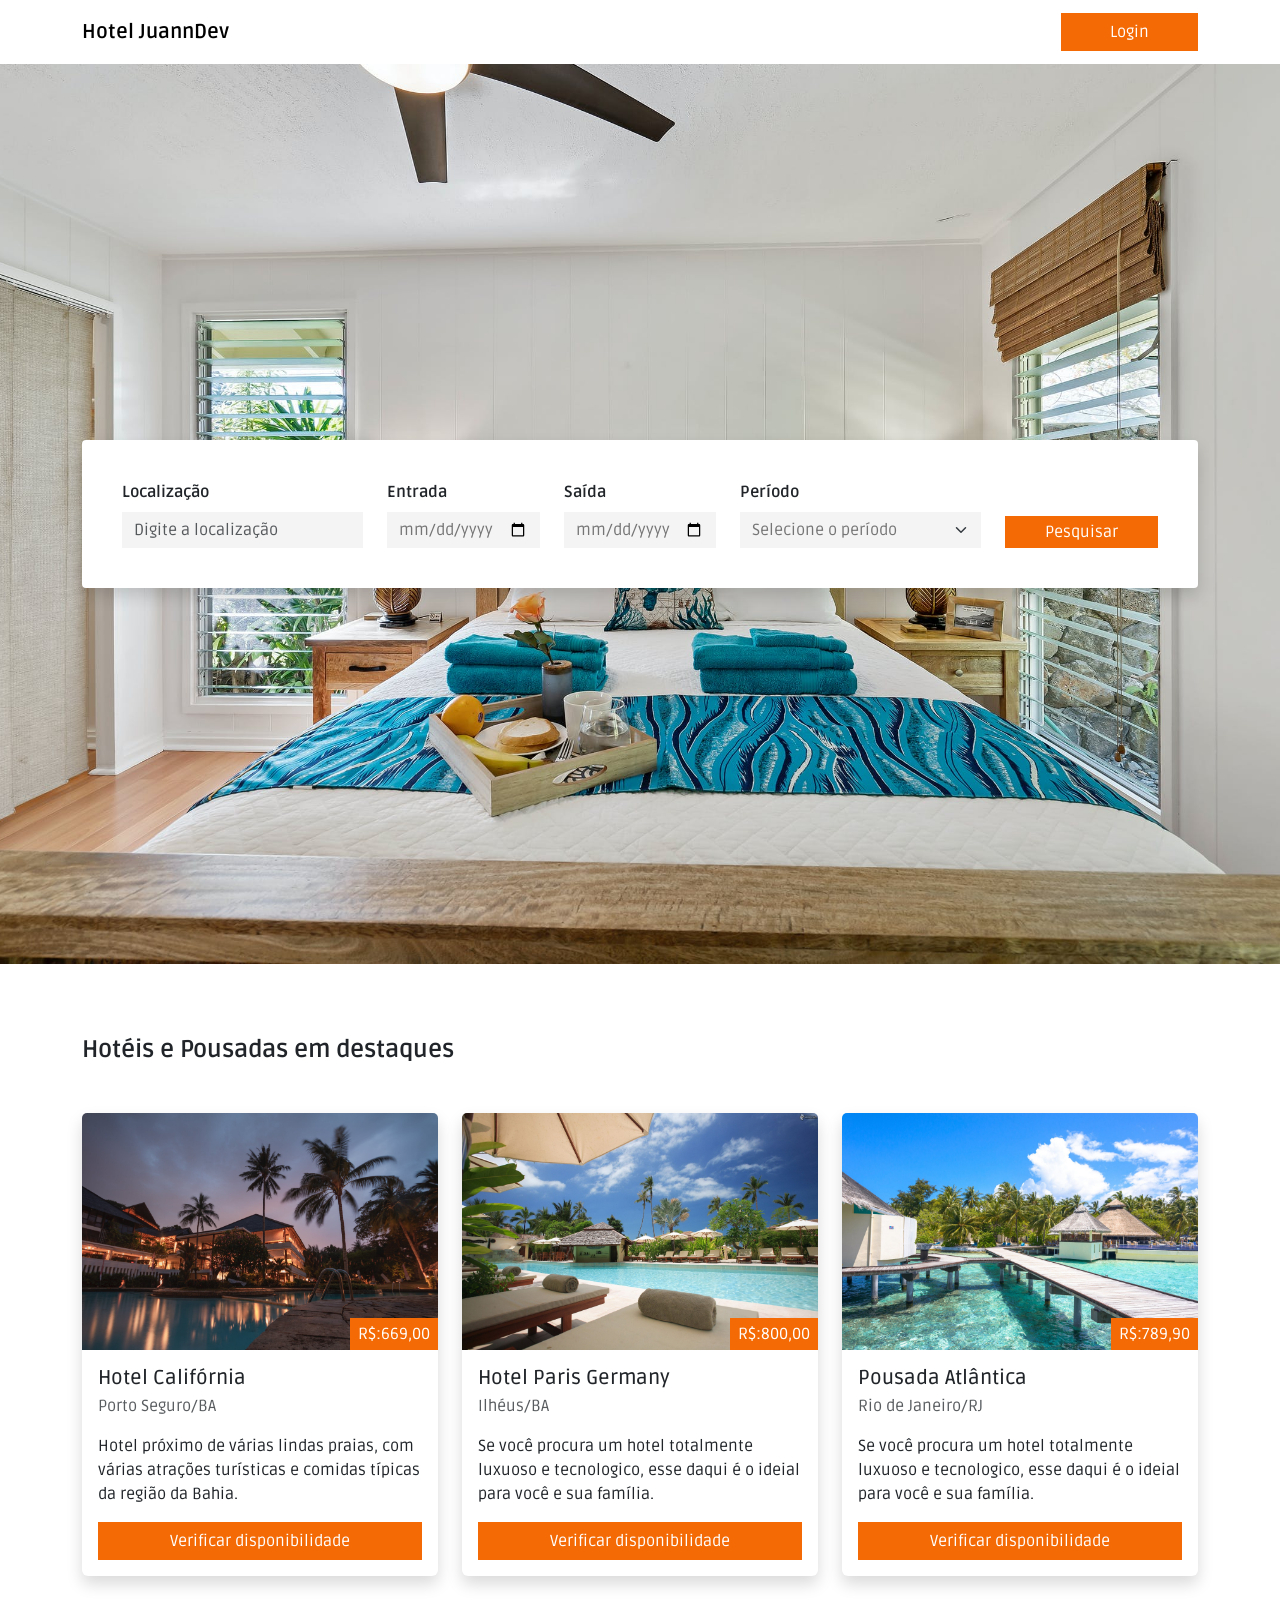
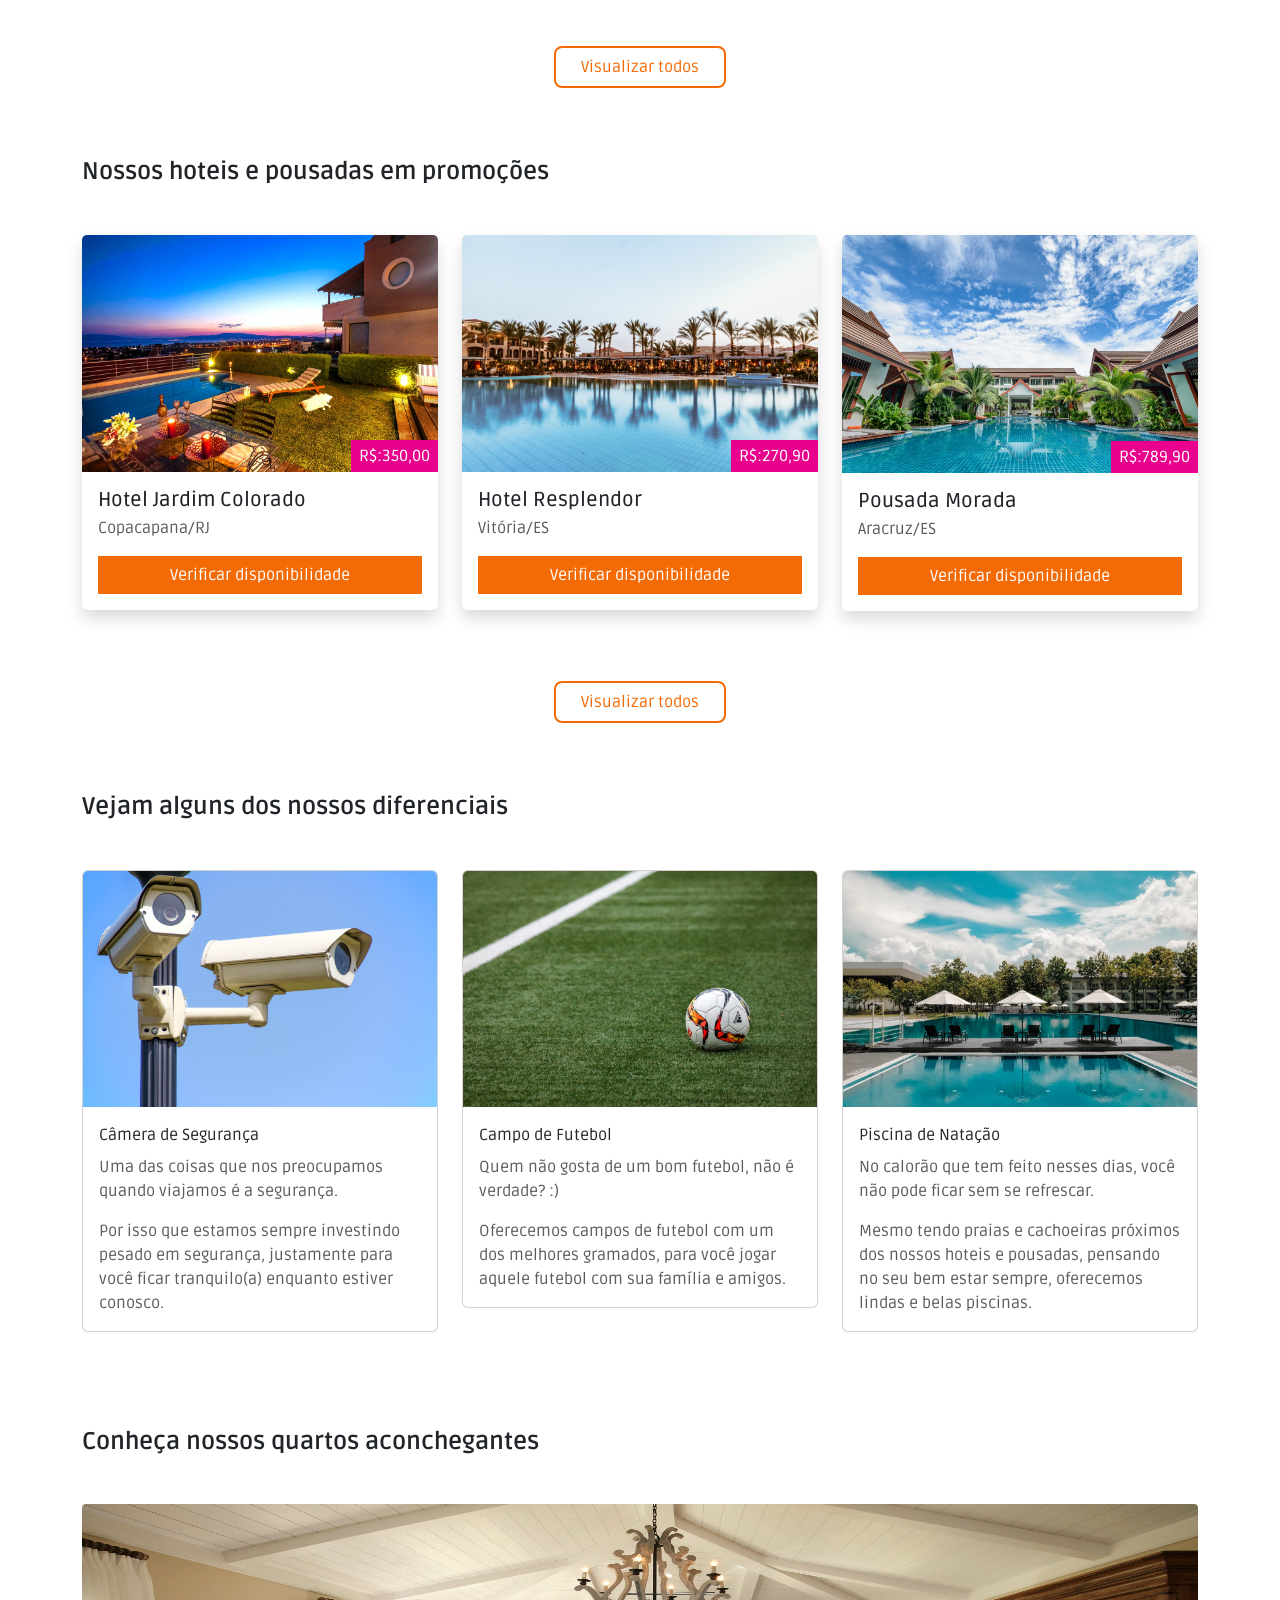
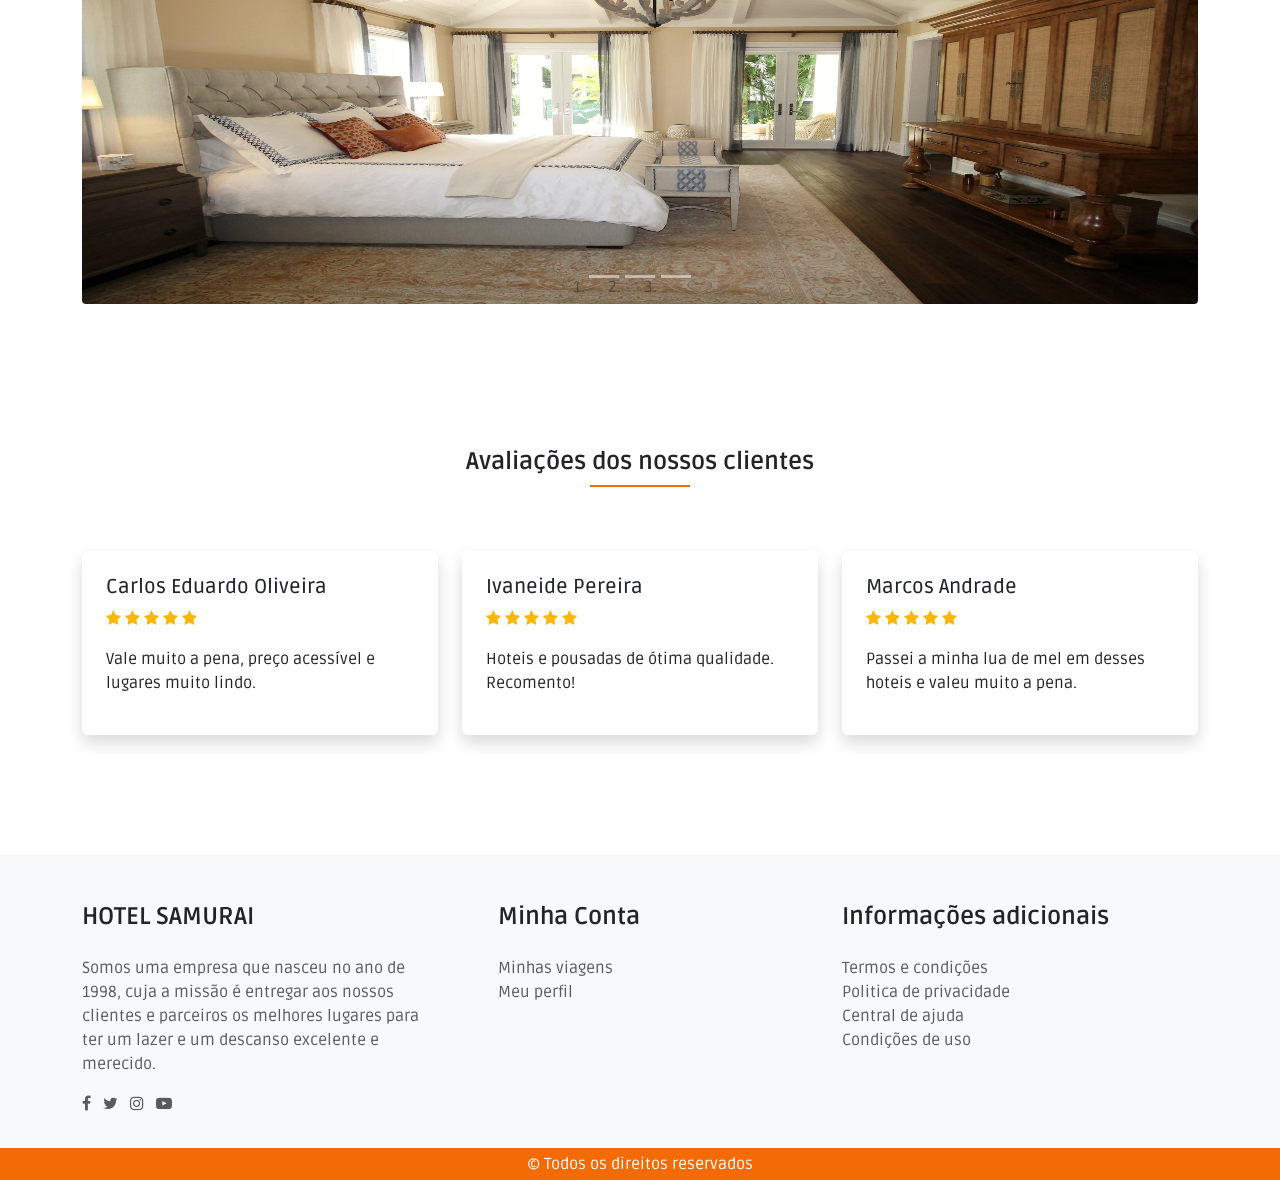
<file: index.html>
<!DOCTYPE html>
<html lang="pt">

<head>
    <meta charset="UTF-8">
    <meta name="viewport" content="width=device-width, initial-scale=1.0">
    <title>Hotel JuannDev</title>
    <link href="https://cdn.jsdelivr.net/npm/bootstrap@5.0.0-beta1/dist/css/bootstrap.min.css" rel="stylesheet"
        integrity="sha384-giJF6kkoqNQ00vy+HMDP7azOuL0xtbfIcaT9wjKHr8RbDVddVHyTfAAsrekwKmP1" crossorigin="anonymous">
    <link href="https://fonts.googleapis.com/css2?family=Material+Icons" rel="stylesheet">
    <link rel="stylesheet" href="https://stackpath.bootstrapcdn.com/font-awesome/4.7.0/css/font-awesome.min.css"
        integrity="sha384-wvfXpqpZZVQGK6TAh5PVlGOfQNHSoD2xbE+QkPxCAFlNEevoEH3Sl0sibVcOQVnN" crossorigin="anonymous">
    <link rel="stylesheet" href="style.css">
    <link href="./favicon.ico" rel="icon" type="image/x-icon"/>
</head>

<body>

    <nav class="navbar navbar-expand-lg navbar-light bg-white">
        <div class="container pt-1 pb-1">
            <a class="navbar-brand fw-bold" href="./index.html">Hotel JuannDev</a>
            <button class="navbar-toggler" type="button" data-bs-toggle="collapse" data-bs-target="#navbarNav"
                aria-controls="navbarNav" aria-expanded="false" aria-label="Toggle navigation">
                <svg width="1.5em" height="1.5em" viewBox="0 0 16 16" class="bi bi-list" fill="currentColor"
                    xmlns="http://www.w3.org/2000/svg">
                    <path fill-rule="evenodd"
                        d="M2.5 11.5A.5.5 0 0 1 3 11h10a.5.5 0 0 1 0 1H3a.5.5 0 0 1-.5-.5zm0-4A.5.5 0 0 1 3 7h10a.5.5 0 0 1 0 1H3a.5.5 0 0 1-.5-.5zm0-4A.5.5 0 0 1 3 3h10a.5.5 0 0 1 0 1H3a.5.5 0 0 1-.5-.5z" />
                </svg>
            </button>
            <div class="collapse navbar-collapse d-lg-flex justify-content-lg-end" id="navbarNav">
                <ul class="navbar-nav">
                    <li class="nav-item d-block d-md-none d-lg-none pt-2 pb-2">
                        <a href="./login.html" type="button" class="btn btn-orange w-100 rounded-0">Login</a>
                    </li>
                    <li class="nav-item d-none d-md-block d-lg-block">
                        <a href="./login.html" type="button" class="btn btn-orange rounded-0 ps-lg-5 pe-lg-5">Login</a>
                    </li>
                </ul>
            </div>
        </div>
    </nav>

    <!-- Banner de Pesquisa -->
    <main class="w-100 min-vh-100 background-banner d-flex align-items-center">
        <div class="container">
            <div class="card rounded-1 border-0 p-1 pt-4 pb-4 p-lg-4 pb-md-0 pb-lg-0 shadow">
                <div class="card-body">
                    <form class="pb-lg-2" onsubmit="return false;">
                        <div class="row">
                            <div class="col-12 col-md-12 col-lg-3 mb-3">
                                <label for="localizacao" class="form-label fw-bold">Localização</label>
                                <input type="text" class="form-control rounded-0" name="localizacao" id="localizacao"
                                    placeholder="Digite a localização">
                            </div>
                            <div class="col-12 col-md-12 col-lg-2 mb-3">
                                <label for="entrada" class="form-label fw-bold">Entrada</label>
                                <input type="date" class="form-control rounded-0" name="entrada" id="entrada">
                            </div>
                            <div class="col-12 col-md-12 col-lg-2 mb-3">
                                <label for="saida" class="form-label fw-bold">Saída</label>
                                <input type="date" class="form-control rounded-0" name="saida" id="saida">
                            </div>
                            <div class="col-12 col-md-12 col-lg-3 mb-3">
                                <label for="periodo" class="form-label fw-bold">Período</label>
                                <select class="form-select rounded-0" name="periodo" id="periodo" aria-label="Default select example">
                                    <option value="" selected>Selecione o período</option>
                                    <option value="madrugada">Madrugada</option>
                                    <option value="manha">Manhã</option>
                                    <option value="tarde">Tarde</option>
                                    <option value="noite">Noite</option>
                                </select>
                            </div>
                            <div class="col-12 col-md-12 col-lg-2 mb-3 pt-3 d-lg-flex align-items-end">
                                <a href="./result.html"
                                    class="btn btn-lg btn-orange w-100 rounded-0 border-0 p-lg-1">Pesquisar</a>
                            </div>
                        </div>
                    </form>
                </div>
            </div>
        </div>
    </main>
    <!-- End Banner Pesquisa -->

    <!-- Destaques -->
    <main class="w-100 pb-5 pt-lg-4 pb-lg-5">
        <div class="container pt-5 pb-2 pt-lg-5 pb-lg-0">
            <h1 class="fs-4 text-center text-lg-start mb-5 fw-bold">Hotéis e Pousadas em destaques</h1>
            <div class="row mb-4">
                <div class="col-12 col-md-12 col-lg-4 mb-5">
                    <div class="card shadow border-0">
                        <div class="position-relative">
                            <img src="./assets/img/hoteis/hotel-1.jpeg" class="card-img-top" alt="...">
                            <span
                                class="position-absolute bottom-0 right-0 bg-color-orange ps-2 pe-2 pt-1 pb-1">R$:669,00</span>
                        </div>
                        <div class="card-body p-3">
                            <h5 class="card-title mb-1">Hotel Califórnia</h5>
                            <p class="text-muted">Porto Seguro/BA</p>
                            <p class="card-text">Hotel próximo de várias lindas praias, com várias atrações turísticas e comidas típicas
                                da região da Bahia.</p>
                            <a href="./unavailable.html" class="btn btn-orange rounded-0 w-100">Verificar disponibilidade</a>
                        </div>
                    </div>
                </div>
                <div class="col-12 col-md-12 col-lg-4 mb-5">
                    <div class="card shadow border-0">
                        <div class="position-relative">
                            <img src="./assets/img/hoteis/hotel-2.jpeg" class="card-img-top" alt="...">
                            <span
                                class="position-absolute bottom-0 right-0 bg-color-orange ps-2 pe-2 pt-1 pb-1">R$:800,00</span>
                        </div>
                        <div class="card-body p-3">
                            <h5 class="card-title mb-1">Hotel Paris Germany</h5>
                            <p class="text-muted">Ilhéus/BA</p>
                            <p class="card-text">Se você procura um hotel totalmente luxuoso e tecnologico, esse daqui é
                                o ideial para você e sua família.</p>
                            <a href="./available.html" class="btn btn-orange rounded-0 w-100">Verificar disponibilidade</a>
                        </div>
                    </div>
                </div>
                <div class="col-12 col-md-12 col-lg-4 mb-5">
                    <div class="card shadow border-0">
                        <div class="position-relative">
                            <img src="./assets/img/hoteis/hotel-3.jpeg" class="card-img-top" alt="...">
                            <span
                                class="position-absolute bottom-0 right-0 bg-color-orange ps-2 pe-2 pt-1 pb-1">R$:789,90</span>
                        </div>
                        <div class="card-body p-3">
                            <h5 class="card-title mb-1">Pousada Atlântica</h5>
                            <p class="text-muted">Rio de Janeiro/RJ</p>
                            <p class="card-text">Se você procura um hotel totalmente luxuoso e tecnologico, esse daqui é
                                o ideial para você e sua família.</p>
                            <a href="./unavailable.html" class="btn btn-orange rounded-0 w-100">Verificar disponibilidade</a>
                        </div>
                    </div>
                </div>
            </div>
            <div class="row">
                <div class="col-12 d-flex justify-content-center">
                    <a href="./all.html" class="btn btn-orange-outline ps-4 pe-4">Visualizar todos</a>
                </div>
            </div>
        </div>
    </main>
    <!-- End Destaques -->

    <!-- Combos -->
    <main class="w-100 pb-5 pb-lg-5">
        <div class="container">
            <div class="w-100 title mb-5 mb-md-5 mb-lg-5 pt-lg-4 pb-lg-0">
                <h1 class="fs-4 text-center text-lg-start mb-2 fw-bold">Nossos hoteis e pousadas em promoções</h1>
            </div>
            <div class="row mb-4">
                <div class="col-12 col-md-12 col-lg-4 mb-5">
                    <div class="card shadow border-0">
                        <div class="position-relative">
                            <img src="./assets/img/hoteis/hotel-4.jpeg" class="card-img-top" alt="...">
                            <span
                                class="position-absolute bottom-0 right-0 bg-color-roxo ps-2 pe-2 pt-1 pb-1">R$:350,00</span>
                        </div>
                        <div class="card-body p-3">
                            <h5 class="card-title mb-1">Hotel Jardim Colorado</h5>
                            <p class="text-muted">Copacapana/RJ</p>
                            <a href="./unavailable.html" class="btn btn-orange rounded-0 w-100">Verificar disponibilidade</a>
                        </div>
                    </div>
                </div>
                <div class="col-12 col-md-12 col-lg-4 mb-5">
                    <div class="card shadow border-0">
                        <div class="position-relative">
                            <img src="./assets/img/hoteis/hotel-7.jpeg" class="card-img-top" alt="...">
                            <span
                                class="position-absolute bottom-0 right-0 bg-color-roxo ps-2 pe-2 pt-1 pb-1">R$:270,90</span>
                        </div>
                        <div class="card-body p-3">
                            <h5 class="card-title mb-1">Hotel Resplendor</h5>
                            <p class="text-muted">Vitória/ES</p>
                            <a href="./available.html" class="btn btn-orange rounded-0 w-100">Verificar disponibilidade</a>
                        </div>
                    </div>
                </div>
                <div class="col-12 col-md-12 col-lg-4 mb-5">
                    <div class="card shadow border-0">
                        <div class="position-relative">
                            <img src="./assets/img/hoteis/hotel-9.jpg" class="card-img-top" alt="...">
                            <span
                                class="position-absolute bottom-0 right-0 bg-color-roxo ps-2 pe-2 pt-1 pb-1">R$:789,90</span>
                        </div>
                        <div class="card-body p-3">
                            <h5 class="card-title mb-1">Pousada Morada</h5>
                            <p class="text-muted">Aracruz/ES</p>
                            <a href="./unavailable.html" class="btn btn-orange rounded-0 w-100">Verificar disponibilidade</a>
                        </div>
                    </div>
                </div>
            </div>
            <div class="row">
                <div class="col-12 d-flex justify-content-center">
                    <a href="./all.html" class="btn btn-orange-outline ps-4 pe-4">Visualizar todos</a>
                </div>
            </div>
        </div>
    </main>
    <!-- End combos -->

    <!-- Diferenciais -->
    <main class="w-100">
        <div class="container">
            <div class="w-100 title mb-5 mb-md-5 mb-lg-5 pt-lg-4 pb-lg-0">
                <h1 class="fs-4 text-center text-md-start text-lg-start mb-2 fw-bold">Vejam alguns dos nossos diferenciais</h1>
            </div>
            <div class="row">
                <div class="col-12">
                    <div class="row">
                        <div class="col-12 col-md-4 col-lg-4 mb-4">
                            <div class="card">
                                <img src="./assets/img/utilidades/camera.jpeg" class="card-img-top" alt="...">
                                <div class="card-body">
                                    <div class="card-title">Câmera de Segurança</div>
                                    <p class="card-text text-muted">Uma das coisas que nos preocupamos quando viajamos é a segurança.</p>
                                    <p class="card-text text-muted">Por isso que estamos sempre investindo pesado em segurança, justamente para você ficar tranquilo(a) enquanto estiver conosco.</p>
                                </div>
                            </div>
                        </div>
                        <div class="col-12 col-md-4 col-lg-4 mb-4">
                            <div class="card">
                                <img src="./assets/img/utilidades/campo.jpeg" class="card-img-top" alt="...">
                                <div class="card-body">
                                    <div class="card-title">Campo de Futebol</div>
                                    <p class="card-text text-muted">Quem não gosta de um bom futebol, não é verdade? :)</p>
                                    <p class="card-text text-muted">Oferecemos campos de futebol com um dos melhores gramados, para você jogar aquele futebol com sua família e amigos.</p>
                                </div>
                            </div>
                        </div>
                        <div class="col-12 col-md-4 col-lg-4 mb-4">
                            <div class="card">
                                <img src="./assets/img/utilidades/piscina.jpeg" class="card-img-top" alt="...">
                                <div class="card-body">
                                    <div class="card-title">Piscina de Natação</div>
                                    <p class="card-text text-muted">No calorão que tem feito nesses dias, você não pode ficar sem se refrescar.</p>
                                    <p class="card-text text-muted">Mesmo tendo praias e cachoeiras próximos dos nossos hoteis e pousadas, pensando no seu bem estar sempre, oferecemos lindas e belas piscinas.</p>
                                </div>
                            </div>
                        </div>
                    </div>
                </div>
            </div>
        </div>
    </main>
    <!-- End Diferenciais -->

    <!-- Nossos quartos -->
    <main class="w-100 pb-4 pb-md-4 pt-lg-4 pb-lg-4">
        <div class="container pt-5 pb-2 pt-lg-5 pb-lg-5">
            <h1 class="fs-4 text-center text-lg-start mb-5 fw-bold">Conheça nossos quartos aconchegantes</h1>
            <div id="carouselExampleControls" class="carousel slide" data-bs-ride="carousel" data-bs-interval="0">
                <div class="carousel-inner">
                    <div class="carousel-item active">
                        <img src="./assets/img/quartos/quarto-1.jpeg" class="d-block w-100 rounded-1 carousel-item-img" alt="...">
                    </div>
                    <div class="carousel-item">
                        <img src="./assets/img/quartos/quarto-2.jpeg" class="d-block w-100 rounded-1 carousel-item-img" alt="...">
                    </div>
                    <div class="carousel-item">
                        <img src="./assets/img/quartos/quarto-3.jpeg" class="d-block w-100 rounded-1 carousel-item-img" alt="...">
                    </div>
                    <div class="carousel-item">
                        <img src="./assets/img/quartos/quarto-4.jpeg" class="d-block w-100 rounded-1 carousel-item-img" alt="...">
                    </div>
                    <div class="carousel-item">
                        <img src="./assets/img/quartos/quarto-5.jpeg" class="d-block w-100 rounded-1 carousel-item-img" alt="...">
                    </div>
                </div>
                <ol class="carousel-indicators">
                    <li data-bs-target="#carouselExampleControls" data-bs-slide-to="0" class="active"></li>
                    <li data-bs-target="#carouselExampleControls" data-bs-slide-to="1"></li>
                    <li data-bs-target="#carouselExampleControls" data-bs-slide-to="2"></li>
                </ol>
            </div>
        </div>
    </main>
    <!-- End Nossos quartos -->

    <!-- Avaliações -->
    <main class="w-100 pt-lg-4 pb-lg-5">
        <div class="container pt-5 pb-2 pt-lg-5 pb-lg-5">
            <div class="w-100 title mb-5 mb-md-5 mb-lg-5 pt-lg-0">
                <h1 class="fs-4 text-center text-lg-center mb-2 fw-bold">Avaliações dos nossos clientes</h1>
                <div class="line-orange m-auto"></div>
            </div>
            <div class="row pt-3 pt-md-3 pt-lg-3">
                <div class="col-12 col-md-12 col-lg-4 mb-4 mb-md-4">
                    <div class="card border-0 shadow p-2">
                        <div class="card-body">
                            <div class="w-100 mb-3">
                                <h4 class="fs-5">Carlos Eduardo Oliveira</h4>
                                <span class="star"><i class="fa fa-star" aria-hidden="true"></i></span>
                                <span class="star"><i class="fa fa-star" aria-hidden="true"></i></span>
                                <span class="star"><i class="fa fa-star" aria-hidden="true"></i></span>
                                <span class="star"><i class="fa fa-star" aria-hidden="true"></i></span>
                                <span class="star"><i class="fa fa-star" aria-hidden="true"></i></span>
                            </div>
                            <p>
                                Vale muito a pena, preço acessível e lugares muito lindo.
                            </p>
                        </div>
                    </div>
                </div>
                <div class="col-12 col-md-12 col-lg-4 mb-4 mb-md-4">
                    <div class="card border-0 shadow p-2">
                        <div class="card-body">
                            <div class="w-100 mb-3">
                                <h4 class="fs-5">Ivaneide Pereira</h4>
                                <span class="star"><i class="fa fa-star" aria-hidden="true"></i></span>
                                <span class="star"><i class="fa fa-star" aria-hidden="true"></i></span>
                                <span class="star"><i class="fa fa-star" aria-hidden="true"></i></span>
                                <span class="star"><i class="fa fa-star" aria-hidden="true"></i></span>
                                <span class="star"><i class="fa fa-star" aria-hidden="true"></i></span>
                            </div>
                            <p>
                                Hoteis e pousadas de ótima qualidade. Recomento!
                            </p>
                        </div>
                    </div>
                </div>
                <div class="col-12 col-md-12 col-lg-4 mb-4 mb-md-4">
                    <div class="card border-0 shadow p-2">
                        <div class="card-body">
                            <div class="w-100 mb-3">
                                <h4 class="fs-5">Marcos Andrade</h4>
                                <span class="star"><i class="fa fa-star" aria-hidden="true"></i></span>
                                <span class="star"><i class="fa fa-star" aria-hidden="true"></i></span>
                                <span class="star"><i class="fa fa-star" aria-hidden="true"></i></span>
                                <span class="star"><i class="fa fa-star" aria-hidden="true"></i></span>
                                <span class="star"><i class="fa fa-star" aria-hidden="true"></i></span>
                            </div>
                            <p>
                                Passei a minha lua de mel em desses hoteis e valeu muito a pena.
                            </p>
                        </div>
                    </div>
                </div>
            </div>
        </div>
    </main>
    <!-- End avaliações -->

    <!-- Footer -->
    <footer class="w-100 bg-light">
        <div class="container pt-5 pt-lg-5 pb-lg-3">
            <div class="row">
                <div class="col-12 col-md-3 col-lg-4 mb-3 mb-md-0 mb-lg-0">
                    <h4 class="fs-4 fw-bold text-uppercase mb-2 mb-md-4 mb-lg-4">Hotel Samurai</h4>
                    <p class="text-muted">
                        Somos uma empresa que nasceu no ano de 1998, cuja a missão é entregar aos nossos clientes e parceiros 
                        os melhores lugares para ter um lazer e um descanso excelente e merecido.
                    </p>
                    <p>
                        <a href="#" class="text-decoration-none text-muted me-1 me-md-1 me-lg-2"><i class="fa fa-facebook" aria-hidden="true"></i></a>
                        <a href="#" class="text-decoration-none text-muted me-1 me-md-1 me-lg-2"><i class="fa fa-twitter" aria-hidden="true"></i></a>
                        <a href="#" class="text-decoration-none text-muted me-1 me-md-1 me-lg-2"><i class="fa fa-instagram" aria-hidden="true"></i></a>
                        <a href="#" class="text-decoration-none text-muted me-1 me-md-1 me-lg-2"><i class="fa fa-youtube-play" aria-hidden="true"></i></a>
                    </p>
                </div>
                <div class="col-12 col-md-3 col-lg-4 pe-lg-0 ps-lg-5 mb-3 mb-md-0 mb-lg-0">
                    <h4 class="fs-4 fw-bold mb-2 mb-md-4 mb-lg-4">Minha Conta</h4>
                    <p class="mb-0"><a href="#" class="text-decoration-none text-muted">Minhas viagens</a></p>
                    <p class="mb-0"><a href="#" class="text-decoration-none text-muted">Meu perfil</a></p>
                </div>
                <div class="col-12 col-md-3 col-lg-4 mb-3 mb-md-0 mb-lg-0">
                    <h4 class="fs-4 fw-bold mb-2 mb-md-4 mb-lg-4">Informações adicionais</h4>
                    <p class="mb-0"><a href="#" class="text-decoration-none text-muted">Termos e condições</a></p>
                    <p class="mb-0"><a href="#" class="text-decoration-none text-muted">Politica de privacidade</a></p>
                    <p class="mb-0"><a href="#" class="text-decoration-none text-muted">Central de ajuda</a></p>
                    <p class="mb-0"><a href="#" class="text-decoration-none text-muted">Condições de uso</a></p>
                </div>
            </div>
        </div>
        <div class="w-100 bg-color-orange d-flex justify-content-center align-items-center">
            <p class="mb-0 pt-1 pb-1">
                &copy; Todos os direitos reservados
            </p>
        </div>
    </footer>
    <!-- End Footer -->

</body>
<script src="https://cdn.jsdelivr.net/npm/@popperjs/core@2.5.4/dist/umd/popper.min.js"
    integrity="sha384-q2kxQ16AaE6UbzuKqyBE9/u/KzioAlnx2maXQHiDX9d4/zp8Ok3f+M7DPm+Ib6IU"
    crossorigin="anonymous"></script>
<script src="https://cdn.jsdelivr.net/npm/bootstrap@5.0.0-beta1/dist/js/bootstrap.min.js"
    integrity="sha384-pQQkAEnwaBkjpqZ8RU1fF1AKtTcHJwFl3pblpTlHXybJjHpMYo79HY3hIi4NKxyj"
    crossorigin="anonymous"></script>
</html>
</file>
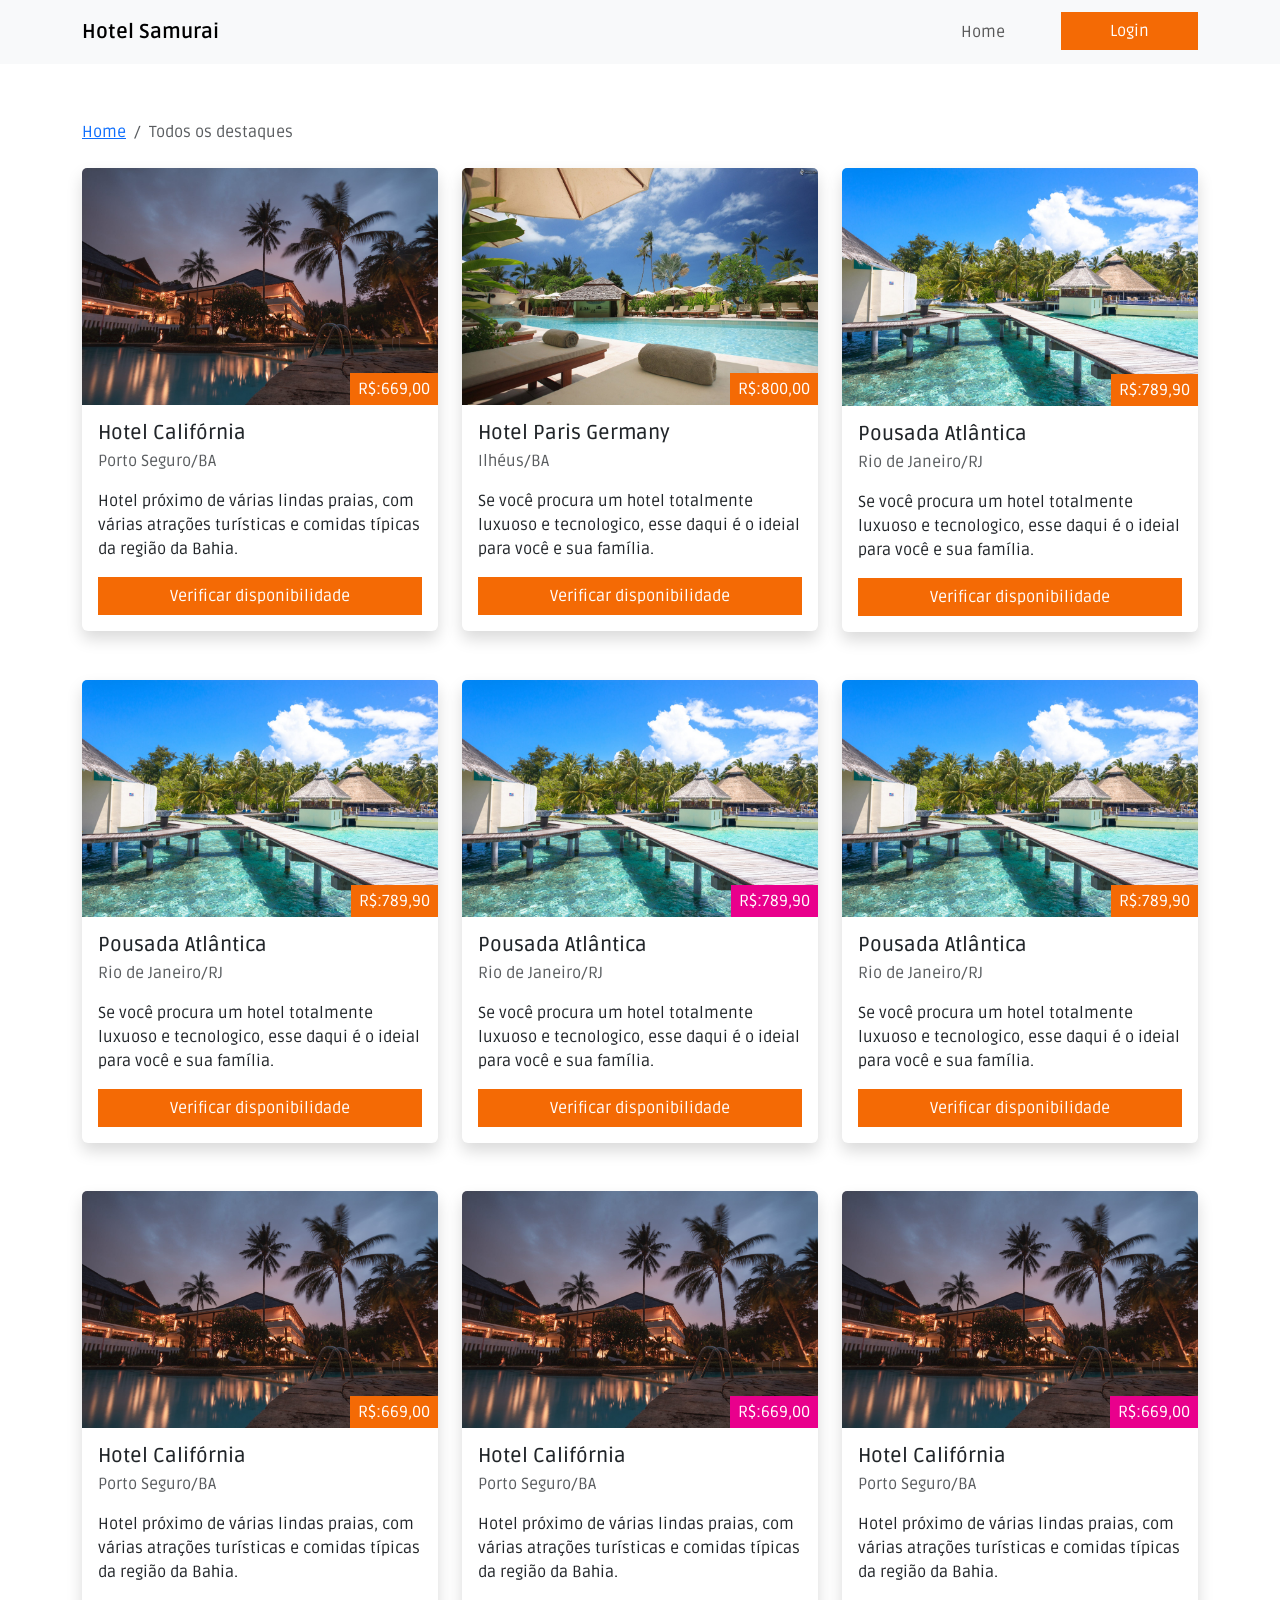
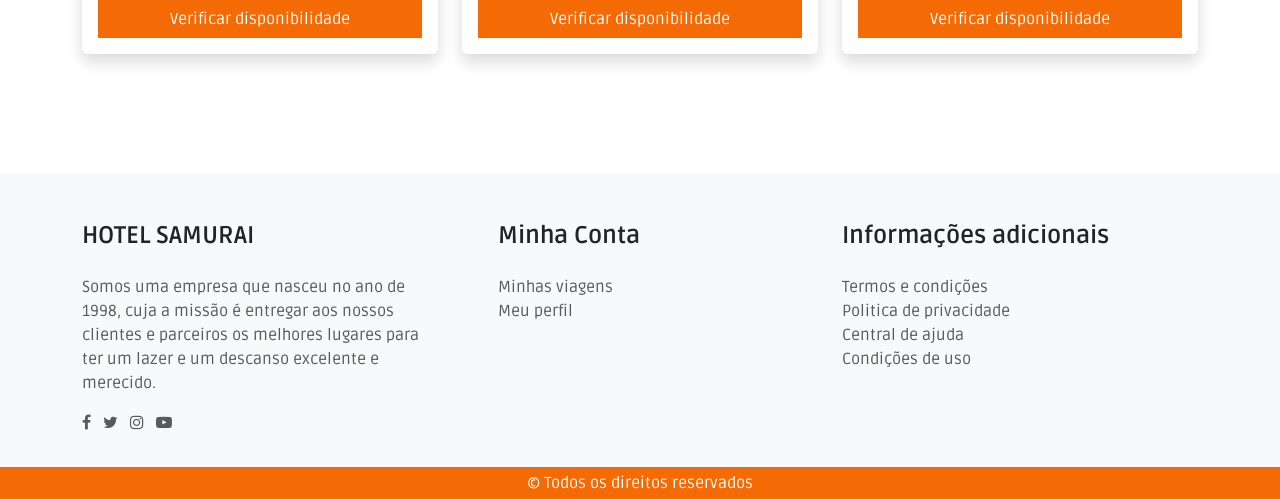
<file: all.html>
<!DOCTYPE html>
<html lang="pt">

<head>
    <meta charset="UTF-8">
    <meta name="viewport" content="width=device-width, initial-scale=1.0">
    <title>Hotel Samurai</title>
    <link href="https://cdn.jsdelivr.net/npm/bootstrap@5.0.0-beta1/dist/css/bootstrap.min.css" rel="stylesheet"
        integrity="sha384-giJF6kkoqNQ00vy+HMDP7azOuL0xtbfIcaT9wjKHr8RbDVddVHyTfAAsrekwKmP1" crossorigin="anonymous">
    <link href="https://fonts.googleapis.com/css2?family=Material+Icons" rel="stylesheet">
    <link rel="stylesheet" href="https://stackpath.bootstrapcdn.com/font-awesome/4.7.0/css/font-awesome.min.css"
        integrity="sha384-wvfXpqpZZVQGK6TAh5PVlGOfQNHSoD2xbE+QkPxCAFlNEevoEH3Sl0sibVcOQVnN" crossorigin="anonymous">
    <link rel="stylesheet" href="style.css">
    <link href="./favicon.ico" rel="icon" type="image/x-icon"/>
</head>

<body>

    <nav class="navbar navbar-expand-lg navbar-light bg-light">
        <div class="container pt-1 pb-1">
            <a class="navbar-brand fw-bold" href="./index.html">Hotel Samurai</a>
            <button class="navbar-toggler" type="button" data-bs-toggle="collapse" data-bs-target="#navbarNav"
                aria-controls="navbarNav" aria-expanded="false" aria-label="Toggle navigation">
                <svg width="1.5em" height="1.5em" viewBox="0 0 16 16" class="bi bi-list" fill="currentColor"
                    xmlns="http://www.w3.org/2000/svg">
                    <path fill-rule="evenodd"
                        d="M2.5 11.5A.5.5 0 0 1 3 11h10a.5.5 0 0 1 0 1H3a.5.5 0 0 1-.5-.5zm0-4A.5.5 0 0 1 3 7h10a.5.5 0 0 1 0 1H3a.5.5 0 0 1-.5-.5zm0-4A.5.5 0 0 1 3 3h10a.5.5 0 0 1 0 1H3a.5.5 0 0 1-.5-.5z" />
                </svg>
            </button>
            <div class="collapse navbar-collapse d-lg-flex justify-content-lg-end" id="navbarNav">
                <ul class="navbar-nav">
                    <li class="nav-item me-5">
                        <a href="./index.html" class="nav-link">Home</a>
                    </li>
                    <li class="nav-item d-block d-md-none d-lg-none pt-2 pb-2">
                        <a href="./login.html" type="button" class="btn btn-orange w-100 rounded-0">Login</a>
                    </li>
                    <li class="nav-item d-none d-md-block d-lg-block">
                        <a href="./login.html" type="button" class="btn btn-orange rounded-0 ps-lg-5 pe-lg-5">Login</a>
                    </li>
                </ul>
            </div>
        </div>
    </nav>

    <!-- Destaques -->
    <main class="w-100 pb-5 pt-lg-2 pb-lg-5">
        <div class="container pt-5 pb-2 pt-lg-5 pb-lg-0">
            <nav aria-label="breadcrumb" class="mb-4">
                <ol class="breadcrumb">
                    <li class="breadcrumb-item"><a href="./index.html">Home</a></li>
                    <li class="breadcrumb-item active" aria-current="page">Todos os destaques</li>
                </ol>
            </nav>
            <div class="row mb-4">
                <div class="col-12 col-md-12 col-lg-4 mb-5">
                    <div class="card shadow border-0">
                        <div class="position-relative">
                            <img src="./assets/img/hoteis/hotel-1.jpeg" class="card-img-top" alt="...">
                            <span
                                class="position-absolute bottom-0 right-0 bg-color-orange ps-2 pe-2 pt-1 pb-1">R$:669,00</span>
                        </div>
                        <div class="card-body p-3">
                            <h5 class="card-title mb-1">Hotel Califórnia</h5>
                            <p class="text-muted">Porto Seguro/BA</p>
                            <p class="card-text">Hotel próximo de várias lindas praias, com várias atrações turísticas e comidas típicas
                                da região da Bahia.</p>
                            <a href="./unavailable.html" class="btn btn-orange rounded-0 w-100">Verificar disponibilidade</a>
                        </div>
                    </div>
                </div>
                <div class="col-12 col-md-12 col-lg-4 mb-5">
                    <div class="card shadow border-0">
                        <div class="position-relative">
                            <img src="./assets/img/hoteis/hotel-2.jpeg" class="card-img-top" alt="...">
                            <span
                                class="position-absolute bottom-0 right-0 bg-color-orange ps-2 pe-2 pt-1 pb-1">R$:800,00</span>
                        </div>
                        <div class="card-body p-3">
                            <h5 class="card-title mb-1">Hotel Paris Germany</h5>
                            <p class="text-muted">Ilhéus/BA</p>
                            <p class="card-text">Se você procura um hotel totalmente luxuoso e tecnologico, esse daqui é
                                o ideial para você e sua família.</p>
                            <a href="./available.html" class="btn btn-orange rounded-0 w-100">Verificar disponibilidade</a>
                        </div>
                    </div>
                </div>
                <div class="col-12 col-md-12 col-lg-4 mb-5">
                    <div class="card shadow border-0">
                        <div class="position-relative">
                            <img src="./assets/img/hoteis/hotel-3.jpeg" class="card-img-top" alt="...">
                            <span
                                class="position-absolute bottom-0 right-0 bg-color-orange ps-2 pe-2 pt-1 pb-1">R$:789,90</span>
                        </div>
                        <div class="card-body p-3">
                            <h5 class="card-title mb-1">Pousada Atlântica</h5>
                            <p class="text-muted">Rio de Janeiro/RJ</p>
                            <p class="card-text">Se você procura um hotel totalmente luxuoso e tecnologico, esse daqui é
                                o ideial para você e sua família.</p>
                            <a href="./unavailable.html" class="btn btn-orange rounded-0 w-100">Verificar disponibilidade</a>
                        </div>
                    </div>
                </div>
                <div class="col-12 col-md-12 col-lg-4 mb-5">
                    <div class="card shadow border-0">
                        <div class="position-relative">
                            <img src="./assets/img/hoteis/hotel-3.jpeg" class="card-img-top" alt="...">
                            <span
                                class="position-absolute bottom-0 right-0 bg-color-orange ps-2 pe-2 pt-1 pb-1">R$:789,90</span>
                        </div>
                        <div class="card-body p-3">
                            <h5 class="card-title mb-1">Pousada Atlântica</h5>
                            <p class="text-muted">Rio de Janeiro/RJ</p>
                            <p class="card-text">Se você procura um hotel totalmente luxuoso e tecnologico, esse daqui é
                                o ideial para você e sua família.</p>
                            <a href="./unavailable.html" class="btn btn-orange rounded-0 w-100">Verificar disponibilidade</a>
                        </div>
                    </div>
                </div>
                <div class="col-12 col-md-12 col-lg-4 mb-5">
                    <div class="card shadow border-0">
                        <div class="position-relative">
                            <img src="./assets/img/hoteis/hotel-3.jpeg" class="card-img-top" alt="...">
                            <span
                                class="position-absolute bottom-0 right-0 bg-color-roxo ps-2 pe-2 pt-1 pb-1">R$:789,90</span>
                        </div>
                        <div class="card-body p-3">
                            <h5 class="card-title mb-1">Pousada Atlântica</h5>
                            <p class="text-muted">Rio de Janeiro/RJ</p>
                            <p class="card-text">Se você procura um hotel totalmente luxuoso e tecnologico, esse daqui é
                                o ideial para você e sua família.</p>
                            <a href="./unavailable.html" class="btn btn-orange rounded-0 w-100">Verificar disponibilidade</a>
                        </div>
                    </div>
                </div>
                <div class="col-12 col-md-12 col-lg-4 mb-5">
                    <div class="card shadow border-0">
                        <div class="position-relative">
                            <img src="./assets/img/hoteis/hotel-3.jpeg" class="card-img-top" alt="...">
                            <span
                                class="position-absolute bottom-0 right-0 bg-color-orange ps-2 pe-2 pt-1 pb-1">R$:789,90</span>
                        </div>
                        <div class="card-body p-3">
                            <h5 class="card-title mb-1">Pousada Atlântica</h5>
                            <p class="text-muted">Rio de Janeiro/RJ</p>
                            <p class="card-text">Se você procura um hotel totalmente luxuoso e tecnologico, esse daqui é
                                o ideial para você e sua família.</p>
                            <a href="./unavailable.html" class="btn btn-orange rounded-0 w-100">Verificar disponibilidade</a>
                        </div>
                    </div>
                </div>
                <div class="col-12 col-md-12 col-lg-4 mb-5">
                    <div class="card shadow border-0">
                        <div class="position-relative">
                            <img src="./assets/img/hoteis/hotel-1.jpeg" class="card-img-top" alt="...">
                            <span
                                class="position-absolute bottom-0 right-0 bg-color-orange ps-2 pe-2 pt-1 pb-1">R$:669,00</span>
                        </div>
                        <div class="card-body p-3">
                            <h5 class="card-title mb-1">Hotel Califórnia</h5>
                            <p class="text-muted">Porto Seguro/BA</p>
                            <p class="card-text">Hotel próximo de várias lindas praias, com várias atrações turísticas e comidas típicas
                                da região da Bahia.</p>
                            <a href="./available.html" class="btn btn-orange rounded-0 w-100">Verificar disponibilidade</a>
                        </div>
                    </div>
                </div>
                <div class="col-12 col-md-12 col-lg-4 mb-5">
                    <div class="card shadow border-0">
                        <div class="position-relative">
                            <img src="./assets/img/hoteis/hotel-1.jpeg" class="card-img-top" alt="...">
                            <span
                                class="position-absolute bottom-0 right-0 bg-color-roxo ps-2 pe-2 pt-1 pb-1">R$:669,00</span>
                        </div>
                        <div class="card-body p-3">
                            <h5 class="card-title mb-1">Hotel Califórnia</h5>
                            <p class="text-muted">Porto Seguro/BA</p>
                            <p class="card-text">Hotel próximo de várias lindas praias, com várias atrações turísticas e comidas típicas
                                da região da Bahia.</p>
                            <a href="./available.html" class="btn btn-orange rounded-0 w-100">Verificar disponibilidade</a>
                        </div>
                    </div>
                </div>
                <div class="col-12 col-md-12 col-lg-4 mb-5">
                    <div class="card shadow border-0">
                        <div class="position-relative">
                            <img src="./assets/img/hoteis/hotel-1.jpeg" class="card-img-top" alt="...">
                            <span
                                class="position-absolute bottom-0 right-0 bg-color-roxo ps-2 pe-2 pt-1 pb-1">R$:669,00</span>
                        </div>
                        <div class="card-body p-3">
                            <h5 class="card-title mb-1">Hotel Califórnia</h5>
                            <p class="text-muted">Porto Seguro/BA</p>
                            <p class="card-text">Hotel próximo de várias lindas praias, com várias atrações turísticas e comidas típicas
                                da região da Bahia.</p>
                            <a href="./available.html" class="btn btn-orange rounded-0 w-100">Verificar disponibilidade</a>
                        </div>
                    </div>
                </div>
            </div>
        </div>
    </main>
    <!-- End Destaques -->

    <!-- Footer -->
    <footer class="w-100 bg-light">
        <div class="container pt-5 pt-lg-5 pb-lg-3">
            <div class="row">
                <div class="col-12 col-md-3 col-lg-4 mb-3 mb-md-0 mb-lg-0">
                    <h4 class="fs-4 fw-bold text-uppercase mb-2 mb-md-4 mb-lg-4">Hotel Samurai</h4>
                    <p class="text-muted">
                        Somos uma empresa que nasceu no ano de 1998, cuja a missão é entregar aos nossos clientes e parceiros 
                        os melhores lugares para ter um lazer e um descanso excelente e merecido.
                    </p>
                    <p>
                        <a href="#" class="text-decoration-none text-muted me-1 me-md-1 me-lg-2"><i class="fa fa-facebook" aria-hidden="true"></i></a>
                        <a href="#" class="text-decoration-none text-muted me-1 me-md-1 me-lg-2"><i class="fa fa-twitter" aria-hidden="true"></i></a>
                        <a href="#" class="text-decoration-none text-muted me-1 me-md-1 me-lg-2"><i class="fa fa-instagram" aria-hidden="true"></i></a>
                        <a href="#" class="text-decoration-none text-muted me-1 me-md-1 me-lg-2"><i class="fa fa-youtube-play" aria-hidden="true"></i></a>
                    </p>
                </div>
                <div class="col-12 col-md-3 col-lg-4 pe-lg-0 ps-lg-5 mb-3 mb-md-0 mb-lg-0">
                    <h4 class="fs-4 fw-bold mb-2 mb-md-4 mb-lg-4">Minha Conta</h4>
                    <p class="mb-0"><a href="#" class="text-decoration-none text-muted">Minhas viagens</a></p>
                    <p class="mb-0"><a href="#" class="text-decoration-none text-muted">Meu perfil</a></p>
                </div>
                <div class="col-12 col-md-3 col-lg-4 mb-3 mb-md-0 mb-lg-0">
                    <h4 class="fs-4 fw-bold mb-2 mb-md-4 mb-lg-4">Informações adicionais</h4>
                    <p class="mb-0"><a href="#" class="text-decoration-none text-muted">Termos e condições</a></p>
                    <p class="mb-0"><a href="#" class="text-decoration-none text-muted">Politica de privacidade</a></p>
                    <p class="mb-0"><a href="#" class="text-decoration-none text-muted">Central de ajuda</a></p>
                    <p class="mb-0"><a href="#" class="text-decoration-none text-muted">Condições de uso</a></p>
                </div>
            </div>
        </div>
        <div class="w-100 bg-color-orange d-flex justify-content-center align-items-center">
            <p class="mb-0 pt-1 pb-1">
                &copy; Todos os direitos reservados
            </p>
        </div>
    </footer>
    <!-- End Footer -->

</body>
<script src="https://cdn.jsdelivr.net/npm/@popperjs/core@2.5.4/dist/umd/popper.min.js"
    integrity="sha384-q2kxQ16AaE6UbzuKqyBE9/u/KzioAlnx2maXQHiDX9d4/zp8Ok3f+M7DPm+Ib6IU"
    crossorigin="anonymous"></script>
<script src="https://cdn.jsdelivr.net/npm/bootstrap@5.0.0-beta1/dist/js/bootstrap.min.js"
    integrity="sha384-pQQkAEnwaBkjpqZ8RU1fF1AKtTcHJwFl3pblpTlHXybJjHpMYo79HY3hIi4NKxyj"
    crossorigin="anonymous"></script>

</html>
</file>
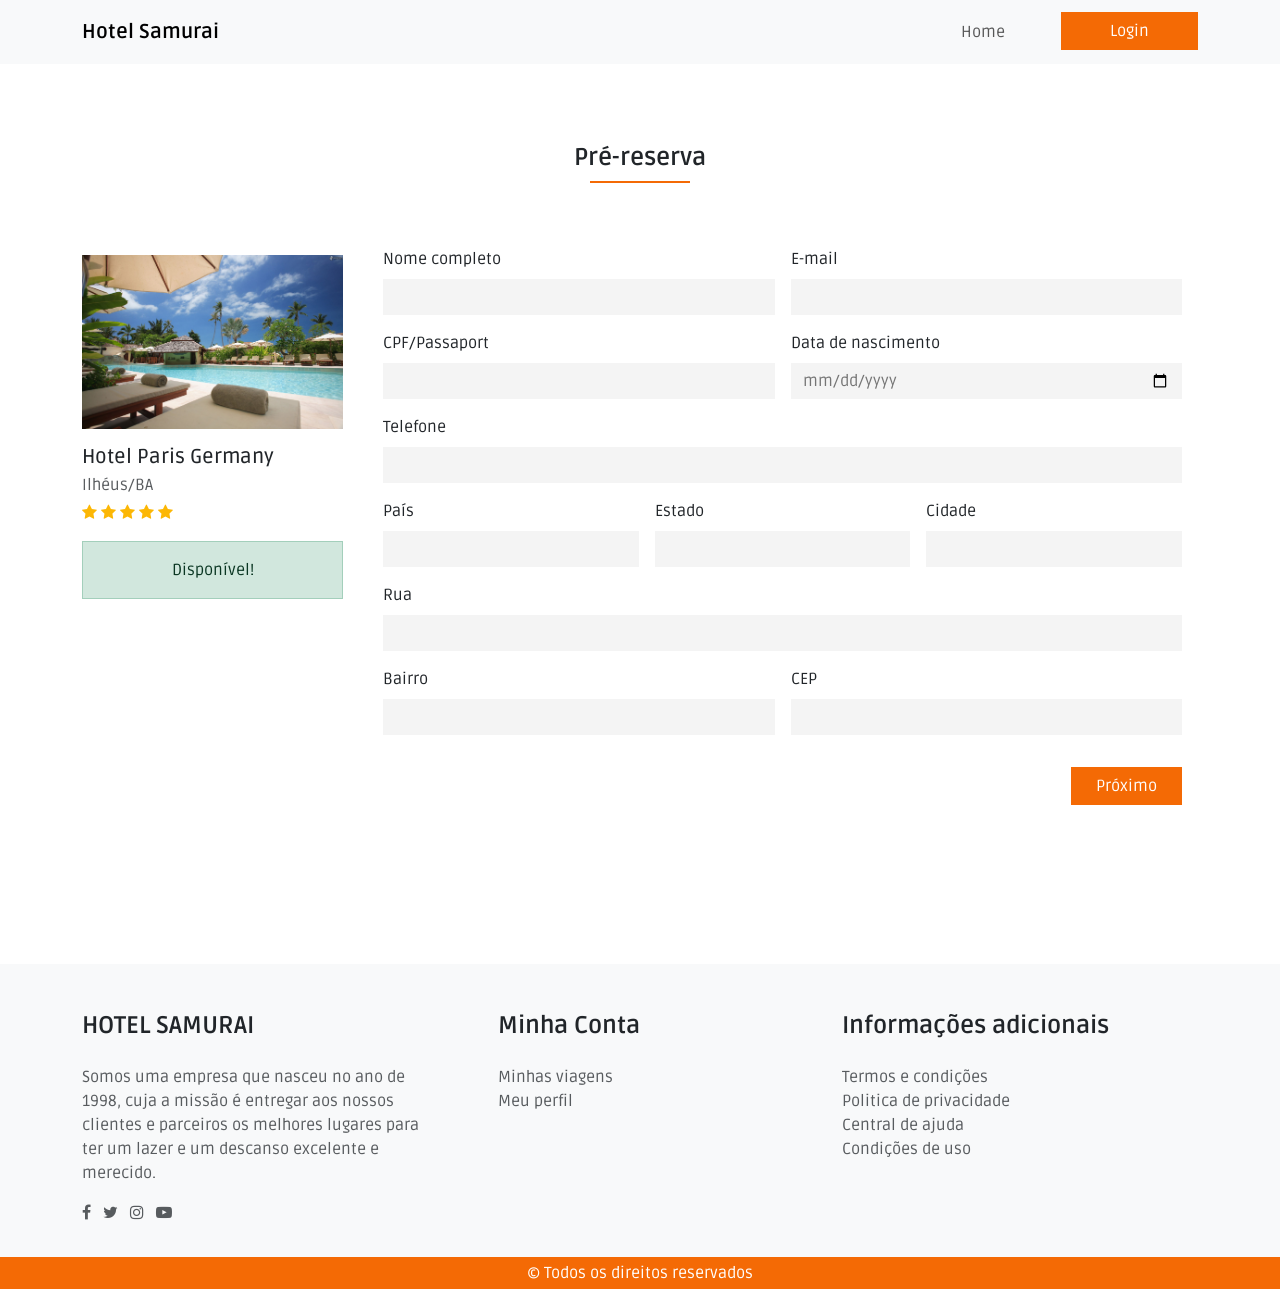
<file: available.html>
<!DOCTYPE html>
<html lang="pt">
<head>
    <meta charset="UTF-8">
    <meta name="viewport" content="width=device-width, initial-scale=1.0">
    <title>Hotel Samurai</title>
    <link href="https://cdn.jsdelivr.net/npm/bootstrap@5.0.0-beta1/dist/css/bootstrap.min.css" rel="stylesheet"
        integrity="sha384-giJF6kkoqNQ00vy+HMDP7azOuL0xtbfIcaT9wjKHr8RbDVddVHyTfAAsrekwKmP1" crossorigin="anonymous">
    <link href="https://fonts.googleapis.com/css2?family=Material+Icons" rel="stylesheet">
    <link rel="stylesheet" href="https://stackpath.bootstrapcdn.com/font-awesome/4.7.0/css/font-awesome.min.css"
        integrity="sha384-wvfXpqpZZVQGK6TAh5PVlGOfQNHSoD2xbE+QkPxCAFlNEevoEH3Sl0sibVcOQVnN" crossorigin="anonymous">
    <link rel="stylesheet" href="style.css">
    <link href="./favicon.ico" rel="icon" type="image/x-icon"/>
</head>
<body>

    <nav class="navbar navbar-expand-lg navbar-light bg-light">
        <div class="container pt-1 pb-1">
            <a class="navbar-brand fw-bold" href="./index.html">Hotel Samurai</a>
            <button class="navbar-toggler" type="button" data-bs-toggle="collapse" data-bs-target="#navbarNav"
                aria-controls="navbarNav" aria-expanded="false" aria-label="Toggle navigation">
                <svg width="1.5em" height="1.5em" viewBox="0 0 16 16" class="bi bi-list" fill="currentColor"
                    xmlns="http://www.w3.org/2000/svg">
                    <path fill-rule="evenodd"
                        d="M2.5 11.5A.5.5 0 0 1 3 11h10a.5.5 0 0 1 0 1H3a.5.5 0 0 1-.5-.5zm0-4A.5.5 0 0 1 3 7h10a.5.5 0 0 1 0 1H3a.5.5 0 0 1-.5-.5zm0-4A.5.5 0 0 1 3 3h10a.5.5 0 0 1 0 1H3a.5.5 0 0 1-.5-.5z" />
                </svg>
            </button>
            <div class="collapse navbar-collapse d-lg-flex justify-content-lg-end" id="navbarNav">
                <ul class="navbar-nav">
                    <li class="nav-item me-5">
                        <a href="./index.html" class="nav-link">Home</a>
                    </li>
                    <li class="nav-item d-block d-md-none d-lg-none pt-2 pb-2">
                        <a href="./login.html" type="button" class="btn btn-orange w-100 rounded-0">Login</a>
                    </li>
                    <li class="nav-item d-none d-md-block d-lg-block">
                        <a href="./login.html" type="button" class="btn btn-orange rounded-0 ps-lg-5 pe-lg-5">Login</a>
                    </li>
                </ul>
            </div>
        </div>
    </nav>

    <main class="w-100 pb-5 pt-lg-2 pb-lg-5 min-vh-100">
        <div class="container pt-5 pb-2 pt-lg-5 pb-lg-0">
            <div class="w-100 title mb-5 mb-md-5 mb-lg-5 pt-lg-4">
                <h1 class="fs-4 text-center text-lg-center mb-2 fw-bold">Pré-reserva</h1>
                <div class="line-orange m-auto"></div>
            </div>
            <div class="row">
                <div class="col-12 col-md col-lg-3 mb-3">
                    <div class="card border-0 pt-lg-4">
                        <img src="./assets/img/hoteis/hotel-2.jpeg" class="card-img-top rounded-0" alt="...">
                        <div class="card-body pe-0 ps-0">
                            <h5 class="card-title mb-1">Hotel Paris Germany</h5>
                            <p class="card-text text-muted mb-1">Ilhéus/BA</p>
                            <div class="stars mb-3">
                                <span class="star"><i class="fa fa-star" aria-hidden="true"></i></span>
                                <span class="star"><i class="fa fa-star" aria-hidden="true"></i></span>
                                <span class="star"><i class="fa fa-star" aria-hidden="true"></i></span>
                                <span class="star"><i class="fa fa-star" aria-hidden="true"></i></span>
                                <span class="star"><i class="fa fa-star" aria-hidden="true"></i></span>
                            </div>
                            <div class="alert alert-success rounded-0 text-center" role="alert">
                                Disponível!
                            </div>
                        </div>
                    </div>
                </div>
                <div class="col-12 col-md col-lg-9">
                    <div class="card border-0">
                        <div class="card-body">
                            <form class="row g-3">
                                <div class="col-md-6">
                                    <label for="nome" class="form-label">Nome completo</label>
                                    <input type="text" class="form-control rounded-0" id="nome">
                                </div>
                                <div class="col-md-6">
                                    <label for="email" class="form-label">E-mail</label>
                                    <input type="email" class="form-control rounded-0" id="email">
                                </div>
                                <div class="col-md-6">
                                    <label for="documento" class="form-label">CPF/Passaport</label>
                                    <input type="text" class="form-control rounded-0" id="documento" data-mask="000.000.000-00">
                                </div>
                                <div class="col-md-6">
                                    <label for="nascimento" class="form-label">Data de nascimento</label>
                                    <input type="date" class="form-control rounded-0" id="nascimento">
                                </div>
                                <div class="col-md-12">
                                    <label for="telefone" class="form-label">Telefone</label>
                                    <input type="tel" class="form-control rounded-0" id="telefone" data-mask="(00) 0.0000-0000">
                                </div>
                                <div class="col-md-4">
                                    <label for="pais" class="form-label">País</label>
                                    <input type="text" class="form-control rounded-0" id="pais">
                                </div>
                                <div class="col-md-4">
                                    <label for="estado" class="form-label">Estado</label>
                                    <input type="text" class="form-control rounded-0" id="estado">
                                </div>
                                <div class="col-md-4">
                                    <label for="cidade" class="form-label">Cidade</label>
                                    <input type="text" class="form-control rounded-0" id="cidade">
                                </div>
                                <div class="col-md-12">
                                    <label for="rua" class="form-label">Rua</label>
                                    <input type="text" class="form-control rounded-0" id="rua">
                                </div>
                                <div class="col-md-6">
                                    <label for="bairro" class="form-label">Bairro</label>
                                    <input type="text" class="form-control rounded-0" id="bairro">
                                </div>
                                <div class="col-md-6">
                                    <label for="cep" class="form-label">CEP</label>
                                    <input type="text" class="form-control rounded-0" id="cep" data-mask="00000-000">
                                </div>
                                <div class="w-100 d-flex justify-content-end d-lg-flex justify-content-lg-end pt-3">
                                    <button type="button" class="btn btn-orange pe-4 ps-4 rounded-0">Próximo</button>
                                </div>
                            </form>
                        </div>
                    </div>
                </div>
            </div>
        </div>
    </main>

    <!-- Footer -->
    <footer class="w-100 bg-light">
        <div class="container pt-5 pt-lg-5 pb-lg-3">
            <div class="row">
                <div class="col-12 col-md-3 col-lg-4 mb-3 mb-md-0 mb-lg-0">
                    <h4 class="fs-4 fw-bold text-uppercase mb-2 mb-md-4 mb-lg-4">Hotel Samurai</h4>
                    <p class="text-muted">
                        Somos uma empresa que nasceu no ano de 1998, cuja a missão é entregar aos nossos clientes e parceiros 
                        os melhores lugares para ter um lazer e um descanso excelente e merecido.
                    </p>
                    <p>
                        <a href="#" class="text-decoration-none text-muted me-1 me-md-1 me-lg-2"><i class="fa fa-facebook" aria-hidden="true"></i></a>
                        <a href="#" class="text-decoration-none text-muted me-1 me-md-1 me-lg-2"><i class="fa fa-twitter" aria-hidden="true"></i></a>
                        <a href="#" class="text-decoration-none text-muted me-1 me-md-1 me-lg-2"><i class="fa fa-instagram" aria-hidden="true"></i></a>
                        <a href="#" class="text-decoration-none text-muted me-1 me-md-1 me-lg-2"><i class="fa fa-youtube-play" aria-hidden="true"></i></a>
                    </p>
                </div>
                <div class="col-12 col-md-3 col-lg-4 pe-lg-0 ps-lg-5 mb-3 mb-md-0 mb-lg-0">
                    <h4 class="fs-4 fw-bold mb-2 mb-md-4 mb-lg-4">Minha Conta</h4>
                    <p class="mb-0"><a href="#" class="text-decoration-none text-muted">Minhas viagens</a></p>
                    <p class="mb-0"><a href="#" class="text-decoration-none text-muted">Meu perfil</a></p>
                </div>
                <div class="col-12 col-md-3 col-lg-4 mb-3 mb-md-0 mb-lg-0">
                    <h4 class="fs-4 fw-bold mb-2 mb-md-4 mb-lg-4">Informações adicionais</h4>
                    <p class="mb-0"><a href="#" class="text-decoration-none text-muted">Termos e condições</a></p>
                    <p class="mb-0"><a href="#" class="text-decoration-none text-muted">Politica de privacidade</a></p>
                    <p class="mb-0"><a href="#" class="text-decoration-none text-muted">Central de ajuda</a></p>
                    <p class="mb-0"><a href="#" class="text-decoration-none text-muted">Condições de uso</a></p>
                </div>
            </div>
        </div>
        <div class="w-100 bg-color-orange d-flex justify-content-center align-items-center">
            <p class="mb-0 pt-1 pb-1">
                &copy; Todos os direitos reservados
            </p>
        </div>
    </footer>
    <!-- End Footer -->
    
</body>
<script src="https://cdn.jsdelivr.net/npm/@popperjs/core@2.5.4/dist/umd/popper.min.js"
    integrity="sha384-q2kxQ16AaE6UbzuKqyBE9/u/KzioAlnx2maXQHiDX9d4/zp8Ok3f+M7DPm+Ib6IU"
    crossorigin="anonymous"></script>
<script src="https://cdn.jsdelivr.net/npm/bootstrap@5.0.0-beta1/dist/js/bootstrap.min.js"
    integrity="sha384-pQQkAEnwaBkjpqZ8RU1fF1AKtTcHJwFl3pblpTlHXybJjHpMYo79HY3hIi4NKxyj"
    crossorigin="anonymous"></script>
<!-- JQuery Mask -->
<script src="./assets/js/jquery/jquery.min.js"></script>
<script src="./assets/js/jquery/jquery.mask.min.js"></script>
</html>
</file>
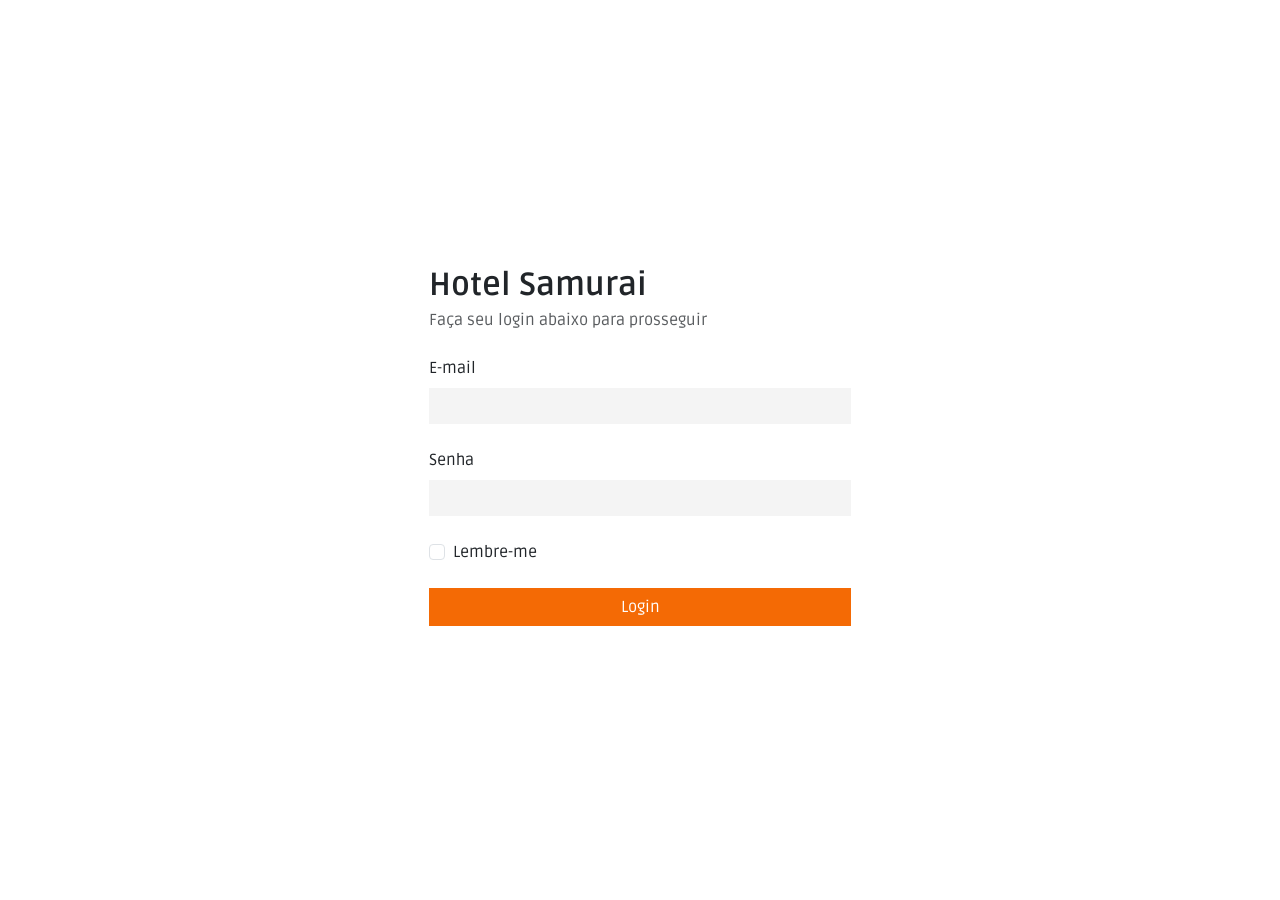
<file: login.html>
<!DOCTYPE html>
<html lang="pt">
<head>
    <meta charset="UTF-8">
    <meta name="viewport" content="width=device-width, initial-scale=1.0">
    <title>Hotel Samurai - Login</title>
    <link href="https://cdn.jsdelivr.net/npm/bootstrap@5.0.0-beta1/dist/css/bootstrap.min.css" rel="stylesheet"
        integrity="sha384-giJF6kkoqNQ00vy+HMDP7azOuL0xtbfIcaT9wjKHr8RbDVddVHyTfAAsrekwKmP1" crossorigin="anonymous">
    <link href="https://fonts.googleapis.com/css2?family=Material+Icons" rel="stylesheet">
    <link rel="stylesheet" href="https://stackpath.bootstrapcdn.com/font-awesome/4.7.0/css/font-awesome.min.css"
        integrity="sha384-wvfXpqpZZVQGK6TAh5PVlGOfQNHSoD2xbE+QkPxCAFlNEevoEH3Sl0sibVcOQVnN" crossorigin="anonymous">
    <link rel="stylesheet" href="style.css">
    <link href="./favicon.ico" rel="icon" type="image/x-icon"/>
</head>
<body>

    <main class="w-100 min-vh-100 d-flex justify-content-center align-items-center">
        <div class="container d-flex justify-content-center">
            <div class="card card-login-container p-lg-5 border-0">
                <div class="card-body">
                    <form>
                        <div class="w-100 pb-2 pb-4">
                            <h3 class="fs-2 mb-0 fw-bold mb-1">Hotel Samurai</h3>
                            <span class="text-muted color-orange">Faça seu login abaixo para prosseguir</span>
                        </div>
                        <div class="mb-4">
                            <label for="email" class="mb-2">E-mail</label>
                            <input type="email" class="form-control rounded-0" id="email" required>
                        </div>
                        <div class="mb-4">
                            <label for="password" class="mb-2">Senha</label>
                            <input type="password" class="form-control rounded-0" id="password" required>
                        </div>
                        <div class="mb-4 form-check">
                            <input class="form-check-input" type="checkbox" value="lembrar" id="lembrar">
                            <label class="form-check-label" for="lembrar">
                                Lembre-me
                            </label>
                        </div>
                        <div class="w-100 pt-0 pb-2">
                            <button type="submit" class="btn btn-login pe-5 ps-5 rounded-0 w-100">Login</button>
                        </div>
                    </form>
                </div>
            </div>
        </div>
    </main>

</body>
<script src="https://cdn.jsdelivr.net/npm/@popperjs/core@2.5.4/dist/umd/popper.min.js"
    integrity="sha384-q2kxQ16AaE6UbzuKqyBE9/u/KzioAlnx2maXQHiDX9d4/zp8Ok3f+M7DPm+Ib6IU"
    crossorigin="anonymous"></script>
<script src="https://cdn.jsdelivr.net/npm/bootstrap@5.0.0-beta1/dist/js/bootstrap.min.js"
    integrity="sha384-pQQkAEnwaBkjpqZ8RU1fF1AKtTcHJwFl3pblpTlHXybJjHpMYo79HY3hIi4NKxyj"
    crossorigin="anonymous"></script>
</html>
</file>
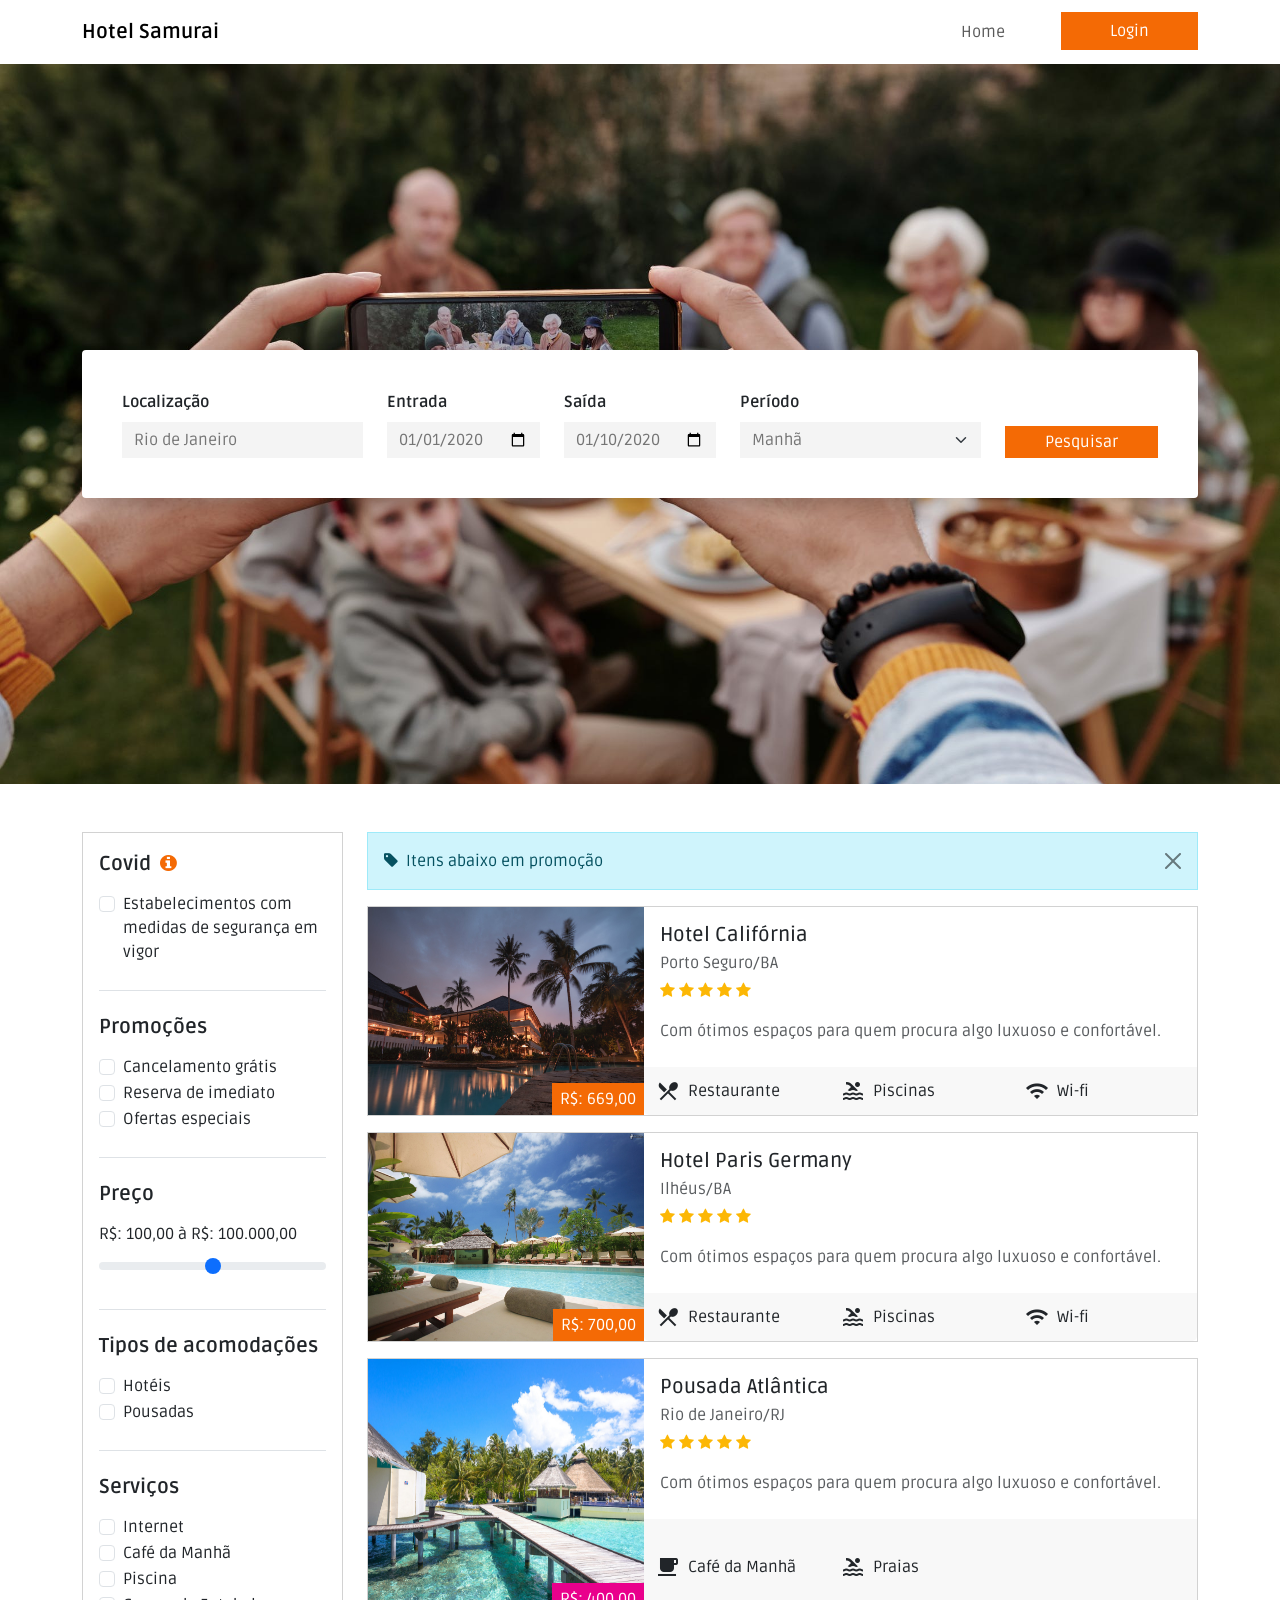
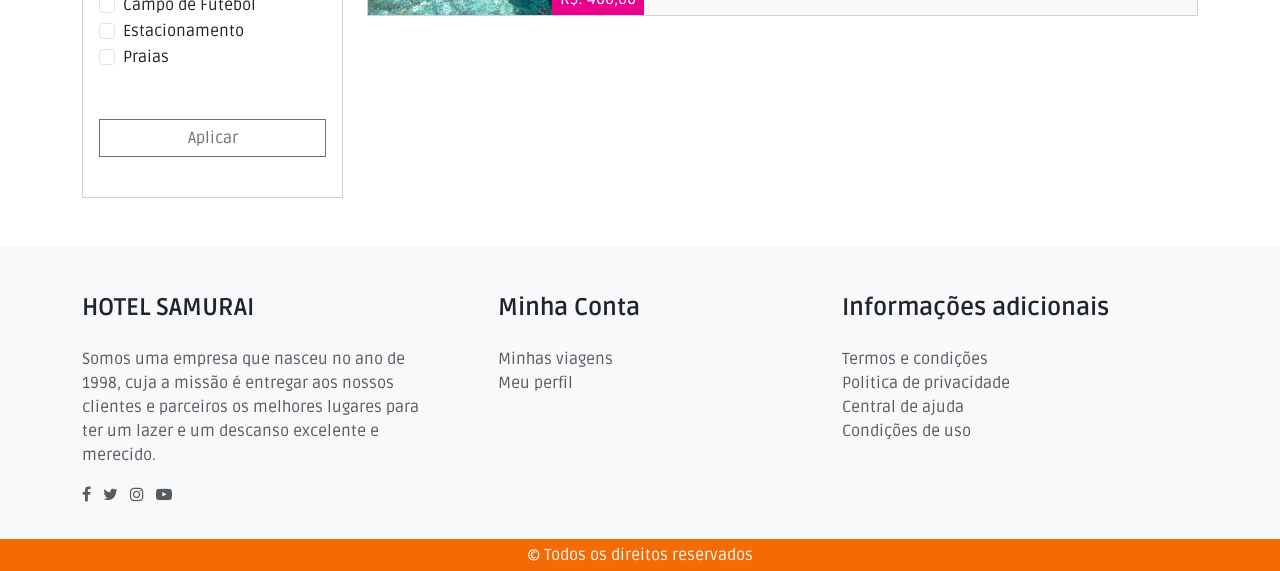
<file: result.html>
<!DOCTYPE html>
<html lang="pt">

<head>
    <meta charset="UTF-8">
    <meta name="viewport" content="width=device-width, initial-scale=1.0">
    <title>Hotel Samurai</title>
    <link href="https://cdn.jsdelivr.net/npm/bootstrap@5.0.0-beta1/dist/css/bootstrap.min.css" rel="stylesheet"
        integrity="sha384-giJF6kkoqNQ00vy+HMDP7azOuL0xtbfIcaT9wjKHr8RbDVddVHyTfAAsrekwKmP1" crossorigin="anonymous">
    <link href="https://fonts.googleapis.com/css2?family=Material+Icons" rel="stylesheet">
    <link rel="stylesheet" href="https://stackpath.bootstrapcdn.com/font-awesome/4.7.0/css/font-awesome.min.css"
        integrity="sha384-wvfXpqpZZVQGK6TAh5PVlGOfQNHSoD2xbE+QkPxCAFlNEevoEH3Sl0sibVcOQVnN" crossorigin="anonymous">
    <link rel="stylesheet" href="style.css">
    <link href="./favicon.ico" rel="icon" type="image/x-icon"/>
</head>

<body>

    <nav class="navbar navbar-expand-lg navbar-light bg-white">
        <div class="container pt-1 pb-1">
            <a class="navbar-brand fw-bold" href="./index.html">Hotel Samurai</a>
            <button class="navbar-toggler" type="button" data-bs-toggle="collapse" data-bs-target="#navbarNav"
                aria-controls="navbarNav" aria-expanded="false" aria-label="Toggle navigation">
                <svg width="1.5em" height="1.5em" viewBox="0 0 16 16" class="bi bi-list" fill="currentColor"
                    xmlns="http://www.w3.org/2000/svg">
                    <path fill-rule="evenodd"
                        d="M2.5 11.5A.5.5 0 0 1 3 11h10a.5.5 0 0 1 0 1H3a.5.5 0 0 1-.5-.5zm0-4A.5.5 0 0 1 3 7h10a.5.5 0 0 1 0 1H3a.5.5 0 0 1-.5-.5zm0-4A.5.5 0 0 1 3 3h10a.5.5 0 0 1 0 1H3a.5.5 0 0 1-.5-.5z" />
                </svg>
            </button>
            <div class="collapse navbar-collapse d-lg-flex justify-content-lg-end" id="navbarNav">
                <ul class="navbar-nav">
                    <li class="nav-item me-5">
                        <a href="./index.html" class="nav-link">Home</a>
                    </li>
                    <li class="nav-item d-block d-md-none d-lg-none pt-2 pb-2">
                        <a href="./login.html" type="button" class="btn btn-orange w-100 rounded-0">Login</a>
                    </li>
                    <li class="nav-item d-none d-md-block d-lg-block">
                        <a href="./login.html" type="button" class="btn btn-orange rounded-0 ps-lg-5 pe-lg-5">Login</a>
                    </li>
                </ul>
            </div>
        </div>
    </nav>

    <!-- Banner de Pesquisa -->
    <main class="w-100 background-banner-search d-flex align-items-center">
        <div class="container">
            <div class="card rounded-1 border-0 p-1 pt-4 pb-4 p-lg-4 pb-md-0 pb-lg-0 shadow">
                <div class="card-body">
                    <form class="pb-lg-2">
                        <div class="row">
                            <div class="col-12 col-md-12 col-lg-3 mb-3">
                                <label for="localizacao" class="form-label fw-bold">Localização</label>
                                <input type="text" class="form-control rounded-0" id="localizacao" value="Rio de Janeiro"
                                    placeholder="Digite a localização">
                            </div>
                            <div class="col-12 col-md-12 col-lg-2 mb-3">
                                <label for="entrada" class="form-label fw-bold">Entrada</label>
                                <input type="date" class="form-control rounded-0" id="entrada" value="2020-01-01">
                            </div>
                            <div class="col-12 col-md-12 col-lg-2 mb-3">
                                <label for="saida" class="form-label fw-bold">Saída</label>
                                <input type="date" class="form-control rounded-0" id="saida" value="2020-01-10">
                            </div>
                            <div class="col-12 col-md-12 col-lg-3 mb-3">
                                <label for="periodo" class="form-label fw-bold">Período</label>
                                <select class="form-select rounded-0" id="periodo" aria-label="Default select example">
                                    <option>Selecione o período</option>
                                    <option value="madrugada">Madrugada</option>
                                    <option value="manha" selected>Manhã</option>
                                    <option value="tarde">Tarde</option>
                                    <option value="noite">Noite</option>
                                </select>
                            </div>
                            <div class="col-12 col-md-12 col-lg-2 mb-3 pt-3 d-lg-flex align-items-end">
                                <button
                                    class="btn btn-lg btn-orange w-100 rounded-0 border-0 p-lg-1">Pesquisar</button>
                            </div>
                        </div>
                    </form>
                </div>
            </div>
        </div>
    </main>
    <!-- End Banner Pesquisa -->

    <main class="w-100 min-vh-100">
        <div class="container pt-4 pt-lg-5 pb-lg-5">
            <div class="row">
                <div class="d-none d-md-none d-lg-block col-lg-3">
                    <div class="card h-100 rounded-0">
                        <div class="card-body">
                            <!-- Covid -->
                            <div class="w-100 pb-4 border-bottom">
                                <div class="card-title d-flex align-items-baseline">
                                    <h4 class="fs-5 fw-bold me-2">Covid</h4>
                                    <button type="button" class="btn btn-tooltip-default" data-bs-toggle="tooltip" data-bs-placement="right" title="Informação">
                                        <i class="fa fa-info-circle" aria-hidden="true"></i>
                                    </button>
                                </div>
                                <div class="form-check">
                                    <input class="form-check-input" type="checkbox" value="covid" id="covid">
                                    <label class="form-check-label" for="covid">
                                      Estabelecimentos com medidas de segurança em vigor
                                    </label>
                                </div>
                            </div>
                            <!-- End Covid -->
                            <!-- Promoções -->
                            <div class="w-100 pt-4 pb-4 border-bottom">
                                <div class="card-title d-flex align-items-baseline">
                                    <h4 class="fs-5 fw-bold me-2">Promoções</h4>
                                </div>
                                <div class="form-check">
                                    <input class="form-check-input" type="checkbox" value="cancelamento" id="cancelamento">
                                    <label class="form-check-label" for="cancelamento">
                                      Cancelamento grátis
                                    </label>
                                </div>
                                <div class="form-check">
                                    <input class="form-check-input" type="checkbox" value="reserva-imediato" id="reservaImediato">
                                    <label class="form-check-label" for="reservaImediato">
                                      Reserva de imediato
                                    </label>
                                </div>
                                <div class="form-check">
                                    <input class="form-check-input" type="checkbox" value="ofertas-especiais" id="ofertasEspeciais">
                                    <label class="form-check-label" for="ofertasEspeciais">
                                      Ofertas especiais
                                    </label>
                                </div>
                            </div>
                            <!-- End Promoções -->
                            <!-- Preço -->
                            <div class="w-100 pt-4 pb-4 border-bottom">
                                <div class="card-title d-flex align-items-baseline">
                                    <h4 class="fs-5 fw-bold me-2">Preço</h4>
                                </div>
                                <label for="customRange3" class="form-label">R$: 100,00 à R$: 100.000,00</label>
                                <input type="range" class="form-range" min="0" max="5" step="0.5" id="customRange3">
                            </div>
                            <!-- End Preço -->
                            <!-- Tipos de acomodações -->
                            <div class="w-100 pt-4 pb-4 border-bottom">
                                <div class="card-title d-flex align-items-baseline">
                                    <h4 class="fs-5 fw-bold me-2">Tipos de acomodações</h4>
                                </div>
                                <div class="form-check">
                                    <input class="form-check-input" type="checkbox" value="hoteis" id="hoteis">
                                    <label class="form-check-label" for="hoteis">
                                      Hotéis
                                    </label>
                                </div>
                                <div class="form-check">
                                    <input class="form-check-input" type="checkbox" value="pousadas" id="pousadas">
                                    <label class="form-check-label" for="pousadas">
                                      Pousadas
                                    </label>
                                </div>
                            </div>
                            <!-- End acomodações -->
                            <!-- Serviços -->
                            <div class="w-100 pt-4 pb-4">
                                <div class="card-title d-flex align-items-baseline">
                                    <h4 class="fs-5 fw-bold me-2">Serviços</h4>
                                </div>
                                <div class="form-check">
                                    <input class="form-check-input" type="checkbox" value="internet" id="internet">
                                    <label class="form-check-label" for="internet">
                                      Internet
                                    </label>
                                </div>
                                <div class="form-check">
                                    <input class="form-check-input" type="checkbox" value="cafe-manha" id="cafe-manha">
                                    <label class="form-check-label" for="cafe-manha">
                                      Café da Manhã
                                    </label>
                                </div>
                                <div class="form-check">
                                    <input class="form-check-input" type="checkbox" value="piscina" id="piscina">
                                    <label class="form-check-label" for="piscina">
                                      Piscina
                                    </label>
                                </div>
                                <div class="form-check">
                                    <input class="form-check-input" type="checkbox" value="campo-futebol" id="campo-futebol">
                                    <label class="form-check-label" for="campo-futebol">
                                      Campo de Futebol
                                    </label>
                                </div>
                                <div class="form-check">
                                    <input class="form-check-input" type="checkbox" value="estacionamento" id="estacionamento">
                                    <label class="form-check-label" for="estacionamento">
                                      Estacionamento
                                    </label>
                                </div>
                                <div class="form-check">
                                    <input class="form-check-input" type="checkbox" value="praias" id="praias">
                                    <label class="form-check-label" for="praias">
                                      Praias
                                    </label>
                                </div>
                            </div>
                            <!-- End Serviços -->
                            <!-- Aplicar -->
                            <div class="w-100 pt-4 pb-4 d-flex justify-content-end">
                                <button type="button" class="btn btn-orange pe-4 ps-4 rounded-0 w-100" disabled>Aplicar</button>
                            </div>
                            <!-- End aplicar -->
                        </div>
                    </div>
                </div>

                <div class="col-12 col-md-12 col-lg-9">
                    <div class="alert alert-info alert-dismissible fade show rounded-0" role="alert">
                        <span><i class="fa fa-tag me-2" aria-hidden="true"></i>Itens abaixo em promoção</span>
                        <button type="button" class="btn-close" data-bs-dismiss="alert" aria-label="Close"></button>
                    </div>
                    <a href="./unavailable.html" class="text-decoration-none text-muted">
                        <div class="card mb-3 rounded-0">
                            <div class="row g-0 pe-0 me-0">
                                <div class="col-md-4">
                                    <div class="position-relative h-100">
                                        <img src="./assets/img/hoteis/hotel-1.jpeg" alt="..." class="card-img-default">
                                        <span
                                            class="position-absolute bottom-0 right-0 bg-color-orange ps-2 pe-2 pt-1 pb-1">R$: 669,00</span>
                                    </div>
                                </div>
                                <div class="col-md-8">
                                    <div class="card-body overflow-hidden pe-0 me-0 pb-0 mb-0 ps-0 ms-0">
                                        <h5 class="card-title mb-1 ps-3 pe-3">Hotel Califórnia</h5>
                                        <p class="text-muted mb-1 ps-3 pe-3">Porto Seguro/BA</p>
                                        <div class="stars ps-3 pe-3">
                                            <span class="star"><i class="fa fa-star" aria-hidden="true"></i></span>
                                            <span class="star"><i class="fa fa-star" aria-hidden="true"></i></span>
                                            <span class="star"><i class="fa fa-star" aria-hidden="true"></i></span>
                                            <span class="star"><i class="fa fa-star" aria-hidden="true"></i></span>
                                            <span class="star"><i class="fa fa-star" aria-hidden="true"></i></span>
                                        </div>
                                        <p class="text-muted pt-3 pb-2 ps-3 pe-3">
                                            Com ótimos espaços para quem procura algo luxuoso e confortável.
                                        </p>
                                        <div class="card-footer row border-0 pe-0 me-0 ps-0 ms-0">
                                            <div class="col-12 col-md-12 col-lg-4 d-flex align-items-center pt-1 pb-1">
                                                <span class="material-icons me-2">local_dining</span>
                                                Restaurante
                                            </div>
                                            <div class="col-12 col-md-12 col-lg-4 d-flex align-items-center pt-1 pb-1">
                                                <span class="material-icons me-2">pool</span>
                                                Piscinas
                                            </div>
                                            <div class="col-12 col-md-12 col-lg-4 d-flex align-items-center pt-1 pb-1">
                                                <span class="material-icons me-2">wifi</span>
                                                Wi-fi
                                            </div>
                                        </div>
                                    </div>
                                </div>
                            </div>
                        </div>
                    </a>
                    <a href="./available.html" class="text-decoration-none text-muted">
                        <div class="card mb-3 rounded-0">
                            <div class="row g-0 pe-0 me-0">
                                <div class="col-md-4">
                                    <div class="position-relative h-100">
                                        <img src="./assets/img/hoteis/hotel-2.jpeg" alt="..." class="card-img-default">
                                        <span
                                            class="position-absolute bottom-0 right-0 bg-color-orange ps-2 pe-2 pt-1 pb-1">R$: 700,00</span>
                                    </div>
                                </div>
                                <div class="col-md-8">
                                    <div class="card-body overflow-hidden pe-0 me-0 pb-0 mb-0 ps-0 ms-0">
                                        <h5 class="card-title mb-1 ps-3 pe-3">Hotel Paris Germany</h5>
                                        <p class="text-muted mb-1 ps-3 pe-3">Ilhéus/BA</p>
                                        <div class="stars ps-3 pe-3">
                                            <span class="star"><i class="fa fa-star" aria-hidden="true"></i></span>
                                            <span class="star"><i class="fa fa-star" aria-hidden="true"></i></span>
                                            <span class="star"><i class="fa fa-star" aria-hidden="true"></i></span>
                                            <span class="star"><i class="fa fa-star" aria-hidden="true"></i></span>
                                            <span class="star"><i class="fa fa-star" aria-hidden="true"></i></span>
                                        </div>
                                        <p class="text-muted pt-3 pb-2 ps-3 pe-3">
                                            Com ótimos espaços para quem procura algo luxuoso e confortável.
                                        </p>
                                        <div class="card-footer row border-0 pe-0 me-0 ps-0 ms-0">
                                            <div class="col-12 col-md-12 col-lg-4 d-flex align-items-center pt-1 pb-1">
                                                <span class="material-icons me-2">local_dining</span>
                                                Restaurante
                                            </div>
                                            <div class="col-12 col-md-12 col-lg-4 d-flex align-items-center pt-1 pb-1">
                                                <span class="material-icons me-2">pool</span>
                                                Piscinas
                                            </div>
                                            <div class="col-12 col-md-12 col-lg-4 d-flex align-items-center pt-1 pb-1">
                                                <span class="material-icons me-2">wifi</span>
                                                Wi-fi
                                            </div>
                                        </div>
                                    </div>
                                </div>
                            </div>
                        </div>
                    </a>
                    <a href="./available.html" class="text-decoration-none text-muted">
                        <div class="card mb-3 rounded-0">
                            <div class="row g-0 pe-0 me-0">
                                <div class="col-md-4">
                                    <div class="position-relative h-100">
                                        <img src="./assets/img/hoteis/hotel-3.jpeg" alt="..." class="card-img-default">
                                        <span
                                            class="position-absolute bottom-0 right-0 bg-color-roxo ps-2 pe-2 pt-1 pb-1">R$: 400,00</span>
                                    </div>
                                </div>
                                <div class="col-md-8">
                                    <div class="card-body overflow-hidden pe-0 me-0 pb-0 mb-0 ps-0 ms-0">
                                        <h5 class="card-title mb-1 ps-3 pe-3">Pousada Atlântica</h5>
                                        <p class="text-muted mb-1 ps-3 pe-3">Rio de Janeiro/RJ</p>
                                        <div class="stars ps-3 pe-3">
                                            <span class="star"><i class="fa fa-star" aria-hidden="true"></i></span>
                                            <span class="star"><i class="fa fa-star" aria-hidden="true"></i></span>
                                            <span class="star"><i class="fa fa-star" aria-hidden="true"></i></span>
                                            <span class="star"><i class="fa fa-star" aria-hidden="true"></i></span>
                                            <span class="star"><i class="fa fa-star" aria-hidden="true"></i></span>
                                        </div>
                                        <p class="text-muted pt-3 pb-2 ps-3 pe-3">
                                            Com ótimos espaços para quem procura algo luxuoso e confortável.
                                        </p>
                                        <div class="card-footer row border-0 pe-0 me-0 ps-0 ms-0">
                                            <div class="col-12 col-md-12 col-lg-4 d-flex align-items-center pt-1 pb-1">
                                                <span class="material-icons me-2">local_cafe</span>
                                                Café da Manhã
                                            </div>
                                            <div class="col-12 col-md-12 col-lg-4 d-flex align-items-center pt-1 pb-1">
                                                <span class="material-icons me-2">pool</span>
                                                Praias
                                            </div>
                                            <div class="col-12 col-md-12 col-lg-4 d-flex align-items-center pt-1 pb-1">
                                                <span class="material-icons me-2">sports_baseball</span>
                                                Campo de Futebol
                                            </div>
                                        </div>
                                    </div>
                                </div>
                            </div>
                        </div>
                    </a>
                </div>
            </div>
        </div>
    </main>

    <!-- Footer -->
    <footer class="w-100 bg-light">
        <div class="container pt-5 pt-lg-5 pb-lg-3">
            <div class="row">
                <div class="col-12 col-md-3 col-lg-4 mb-3 mb-md-0 mb-lg-0">
                    <h4 class="fs-4 fw-bold text-uppercase mb-2 mb-md-4 mb-lg-4">Hotel Samurai</h4>
                    <p class="text-muted">
                        Somos uma empresa que nasceu no ano de 1998, cuja a missão é entregar aos nossos clientes e parceiros 
                        os melhores lugares para ter um lazer e um descanso excelente e merecido.
                    </p>
                    <p>
                        <a href="#" class="text-decoration-none text-muted me-1 me-md-1 me-lg-2"><i class="fa fa-facebook" aria-hidden="true"></i></a>
                        <a href="#" class="text-decoration-none text-muted me-1 me-md-1 me-lg-2"><i class="fa fa-twitter" aria-hidden="true"></i></a>
                        <a href="#" class="text-decoration-none text-muted me-1 me-md-1 me-lg-2"><i class="fa fa-instagram" aria-hidden="true"></i></a>
                        <a href="#" class="text-decoration-none text-muted me-1 me-md-1 me-lg-2"><i class="fa fa-youtube-play" aria-hidden="true"></i></a>
                    </p>
                </div>
                <div class="col-12 col-md-3 col-lg-4 pe-lg-0 ps-lg-5 mb-3 mb-md-0 mb-lg-0">
                    <h4 class="fs-4 fw-bold mb-2 mb-md-4 mb-lg-4">Minha Conta</h4>
                    <p class="mb-0"><a href="#" class="text-decoration-none text-muted">Minhas viagens</a></p>
                    <p class="mb-0"><a href="#" class="text-decoration-none text-muted">Meu perfil</a></p>
                </div>
                <div class="col-12 col-md-3 col-lg-4 mb-3 mb-md-0 mb-lg-0">
                    <h4 class="fs-4 fw-bold mb-2 mb-md-4 mb-lg-4">Informações adicionais</h4>
                    <p class="mb-0"><a href="#" class="text-decoration-none text-muted">Termos e condições</a></p>
                    <p class="mb-0"><a href="#" class="text-decoration-none text-muted">Politica de privacidade</a></p>
                    <p class="mb-0"><a href="#" class="text-decoration-none text-muted">Central de ajuda</a></p>
                    <p class="mb-0"><a href="#" class="text-decoration-none text-muted">Condições de uso</a></p>
                </div>
            </div>
        </div>
        <div class="w-100 bg-color-orange d-flex justify-content-center align-items-center">
            <p class="mb-0 pt-1 pb-1">
                &copy; Todos os direitos reservados
            </p>
        </div>
    </footer>
    <!-- End Footer -->
</body>
<script src="https://cdn.jsdelivr.net/npm/@popperjs/core@2.5.4/dist/umd/popper.min.js"
    integrity="sha384-q2kxQ16AaE6UbzuKqyBE9/u/KzioAlnx2maXQHiDX9d4/zp8Ok3f+M7DPm+Ib6IU"
    crossorigin="anonymous"></script>
<script src="https://cdn.jsdelivr.net/npm/bootstrap@5.0.0-beta1/dist/js/bootstrap.min.js"
    integrity="sha384-pQQkAEnwaBkjpqZ8RU1fF1AKtTcHJwFl3pblpTlHXybJjHpMYo79HY3hIi4NKxyj"
    crossorigin="anonymous"></script>
<script>
    var tooltipTriggerList = [].slice.call(document.querySelectorAll('[data-bs-toggle="tooltip"]'))
    var tooltipList = tooltipTriggerList.map(function (tooltipTriggerEl) {
        return new bootstrap.Tooltip(tooltipTriggerEl)
    });
</script>
</html>
</file>
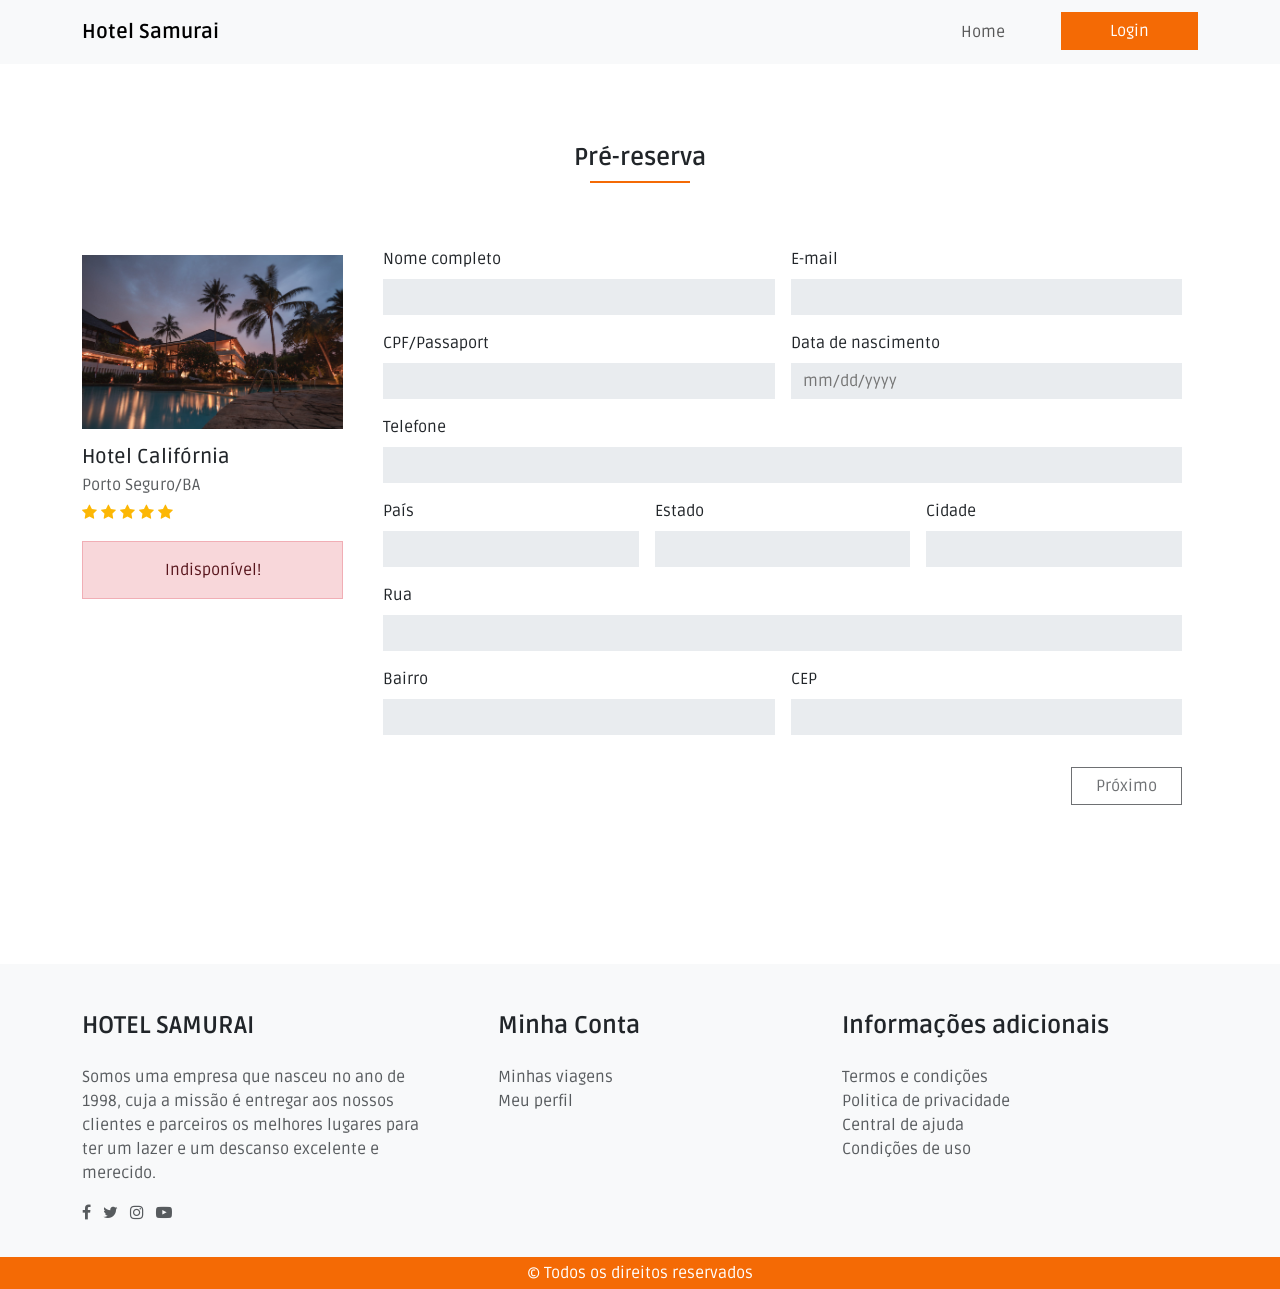
<file: unavailable.html>
<!DOCTYPE html>
<html lang="pt">
<head>
    <meta charset="UTF-8">
    <meta name="viewport" content="width=device-width, initial-scale=1.0">
    <title>Hotel Samurai</title>
    <link href="https://cdn.jsdelivr.net/npm/bootstrap@5.0.0-beta1/dist/css/bootstrap.min.css" rel="stylesheet"
        integrity="sha384-giJF6kkoqNQ00vy+HMDP7azOuL0xtbfIcaT9wjKHr8RbDVddVHyTfAAsrekwKmP1" crossorigin="anonymous">
    <link href="https://fonts.googleapis.com/css2?family=Material+Icons" rel="stylesheet">
    <link rel="stylesheet" href="https://stackpath.bootstrapcdn.com/font-awesome/4.7.0/css/font-awesome.min.css"
        integrity="sha384-wvfXpqpZZVQGK6TAh5PVlGOfQNHSoD2xbE+QkPxCAFlNEevoEH3Sl0sibVcOQVnN" crossorigin="anonymous">
    <link rel="stylesheet" href="style.css">
    <link href="./favicon.ico" rel="icon" type="image/x-icon"/>
</head>
<body>

    <nav class="navbar navbar-expand-lg navbar-light bg-light">
        <div class="container pt-1 pb-1">
            <a class="navbar-brand fw-bold" href="./index.html">Hotel Samurai</a>
            <button class="navbar-toggler" type="button" data-bs-toggle="collapse" data-bs-target="#navbarNav"
                aria-controls="navbarNav" aria-expanded="false" aria-label="Toggle navigation">
                <svg width="1.5em" height="1.5em" viewBox="0 0 16 16" class="bi bi-list" fill="currentColor"
                    xmlns="http://www.w3.org/2000/svg">
                    <path fill-rule="evenodd"
                        d="M2.5 11.5A.5.5 0 0 1 3 11h10a.5.5 0 0 1 0 1H3a.5.5 0 0 1-.5-.5zm0-4A.5.5 0 0 1 3 7h10a.5.5 0 0 1 0 1H3a.5.5 0 0 1-.5-.5zm0-4A.5.5 0 0 1 3 3h10a.5.5 0 0 1 0 1H3a.5.5 0 0 1-.5-.5z" />
                </svg>
            </button>
            <div class="collapse navbar-collapse d-lg-flex justify-content-lg-end" id="navbarNav">
                <ul class="navbar-nav">
                    <li class="nav-item me-5">
                        <a href="./index.html" class="nav-link">Home</a>
                    </li>
                    <li class="nav-item d-block d-md-none d-lg-none pt-2 pb-2">
                        <a href="./login.html" type="button" class="btn btn-orange w-100 rounded-0">Login</a>
                    </li>
                    <li class="nav-item d-none d-md-block d-lg-block">
                        <a href="./login.html" type="button" class="btn btn-orange rounded-0 ps-lg-5 pe-lg-5">Login</a>
                    </li>
                </ul>
            </div>
        </div>
    </nav>

    <main class="w-100 pb-5 pt-lg-2 pb-lg-5 min-vh-100">
        <div class="container pt-5 pb-2 pt-lg-5 pb-lg-0">
            <div class="w-100 title mb-5 mb-md-5 mb-lg-5 pt-lg-4">
                <h1 class="fs-4 text-center text-lg-center mb-2 fw-bold">Pré-reserva</h1>
                <div class="line-orange m-auto"></div>
            </div>

            <!-- Progress Cadastro -->
            <!-- <div class="w-100 toggle mt-lg-4 mb-lg-5">
                <div class="progress">
                    <div class="progress-bar" role="progressbar" style="width: 25%;" aria-valuenow="25" aria-valuemin="0" aria-valuemax="100">25%</div>
                </div>
            </div> -->
            <!-- End Progress -->

            <div class="row">
                <div class="col-12 col-md col-lg-3 mb-3">
                    <div class="card border-0 pt-lg-4">
                        <img src="./assets/img/hoteis/hotel-1.jpeg" class="card-img-top rounded-0" alt="...">
                        <div class="card-body pe-0 ps-0">
                            <h5 class="card-title mb-1">Hotel Califórnia</h5>
                            <p class="card-text text-muted mb-1">Porto Seguro/BA</p>
                            <div class="stars mb-3">
                                <span class="star"><i class="fa fa-star" aria-hidden="true"></i></span>
                                <span class="star"><i class="fa fa-star" aria-hidden="true"></i></span>
                                <span class="star"><i class="fa fa-star" aria-hidden="true"></i></span>
                                <span class="star"><i class="fa fa-star" aria-hidden="true"></i></span>
                                <span class="star"><i class="fa fa-star" aria-hidden="true"></i></span>
                            </div>
                            <div class="alert alert-danger rounded-0 text-center" role="alert">
                                Indisponível!
                            </div>
                        </div>
                    </div>
                </div>
                <div class="col-12 col-md col-lg-9">
                    <div class="card border-0">
                        <div class="card-body">
                            <form class="row g-3">
                                <div class="col-md-6">
                                    <label for="nome" class="form-label">Nome completo</label>
                                    <input type="text" class="form-control rounded-0" id="nome" disabled>
                                </div>
                                <div class="col-md-6">
                                    <label for="email" class="form-label">E-mail</label>
                                    <input type="email" class="form-control rounded-0" id="email" disabled>
                                </div>
                                <div class="col-md-6">
                                    <label for="documento" class="form-label">CPF/Passaport</label>
                                    <input type="text" class="form-control rounded-0" id="documento" data-mask="000.000.000-00" disabled>
                                </div>
                                <div class="col-md-6">
                                    <label for="nascimento" class="form-label">Data de nascimento</label>
                                    <input type="date" class="form-control rounded-0" id="nascimento" disabled>
                                </div>
                                <div class="col-md-12">
                                    <label for="telefone" class="form-label">Telefone</label>
                                    <input type="tel" class="form-control rounded-0" id="telefone" data-mask="(00) 0.0000-0000" disabled>
                                </div>
                                <div class="col-md-4">
                                    <label for="pais" class="form-label">País</label>
                                    <input type="text" class="form-control rounded-0" id="pais" disabled>
                                </div>
                                <div class="col-md-4">
                                    <label for="estado" class="form-label">Estado</label>
                                    <input type="text" class="form-control rounded-0" id="estado" disabled>
                                </div>
                                <div class="col-md-4">
                                    <label for="cidade" class="form-label">Cidade</label>
                                    <input type="text" class="form-control rounded-0" id="cidade" disabled>
                                </div>
                                <div class="col-md-12">
                                    <label for="rua" class="form-label">Rua</label>
                                    <input type="text" class="form-control rounded-0" id="rua" disabled>
                                </div>
                                <div class="col-md-6">
                                    <label for="bairro" class="form-label">Bairro</label>
                                    <input type="text" class="form-control rounded-0" id="bairro" disabled>
                                </div>
                                <div class="col-md-6">
                                    <label for="cep" class="form-label">CEP</label>
                                    <input type="text" class="form-control rounded-0" id="cep" data-mask="00000-000" disabled>
                                </div>
                                <div class="w-100 d-flex justify-content-end d-lg-flex justify-content-lg-end pt-3">
                                    <button type="button" class="btn btn-orange pe-4 ps-4 rounded-0" disabled>Próximo</button>
                                </div>
                            </form>
                        </div>
                    </div>
                </div>
            </div>
        </div>
    </main>

    <!-- Footer -->
    <footer class="w-100 bg-light">
        <div class="container pt-5 pt-lg-5 pb-lg-3">
            <div class="row">
                <div class="col-12 col-md-3 col-lg-4 mb-3 mb-md-0 mb-lg-0">
                    <h4 class="fs-4 fw-bold text-uppercase mb-2 mb-md-4 mb-lg-4">Hotel Samurai</h4>
                    <p class="text-muted">
                        Somos uma empresa que nasceu no ano de 1998, cuja a missão é entregar aos nossos clientes e parceiros 
                        os melhores lugares para ter um lazer e um descanso excelente e merecido.
                    </p>
                    <p>
                        <a href="#" class="text-decoration-none text-muted me-1 me-md-1 me-lg-2"><i class="fa fa-facebook" aria-hidden="true"></i></a>
                        <a href="#" class="text-decoration-none text-muted me-1 me-md-1 me-lg-2"><i class="fa fa-twitter" aria-hidden="true"></i></a>
                        <a href="#" class="text-decoration-none text-muted me-1 me-md-1 me-lg-2"><i class="fa fa-instagram" aria-hidden="true"></i></a>
                        <a href="#" class="text-decoration-none text-muted me-1 me-md-1 me-lg-2"><i class="fa fa-youtube-play" aria-hidden="true"></i></a>
                    </p>
                </div>
                <div class="col-12 col-md-3 col-lg-4 pe-lg-0 ps-lg-5 mb-3 mb-md-0 mb-lg-0">
                    <h4 class="fs-4 fw-bold mb-2 mb-md-4 mb-lg-4">Minha Conta</h4>
                    <p class="mb-0"><a href="#" class="text-decoration-none text-muted">Minhas viagens</a></p>
                    <p class="mb-0"><a href="#" class="text-decoration-none text-muted">Meu perfil</a></p>
                </div>
                <div class="col-12 col-md-3 col-lg-4 mb-3 mb-md-0 mb-lg-0">
                    <h4 class="fs-4 fw-bold mb-2 mb-md-4 mb-lg-4">Informações adicionais</h4>
                    <p class="mb-0"><a href="#" class="text-decoration-none text-muted">Termos e condições</a></p>
                    <p class="mb-0"><a href="#" class="text-decoration-none text-muted">Politica de privacidade</a></p>
                    <p class="mb-0"><a href="#" class="text-decoration-none text-muted">Central de ajuda</a></p>
                    <p class="mb-0"><a href="#" class="text-decoration-none text-muted">Condições de uso</a></p>
                </div>
            </div>
        </div>
        <div class="w-100 bg-color-orange d-flex justify-content-center align-items-center">
            <p class="mb-0 pt-1 pb-1">
                &copy; Todos os direitos reservados
            </p>
        </div>
    </footer>
    <!-- End Footer -->
    
</body>
<script src="https://cdn.jsdelivr.net/npm/@popperjs/core@2.5.4/dist/umd/popper.min.js"
    integrity="sha384-q2kxQ16AaE6UbzuKqyBE9/u/KzioAlnx2maXQHiDX9d4/zp8Ok3f+M7DPm+Ib6IU"
    crossorigin="anonymous"></script>
<script src="https://cdn.jsdelivr.net/npm/bootstrap@5.0.0-beta1/dist/js/bootstrap.min.js"
    integrity="sha384-pQQkAEnwaBkjpqZ8RU1fF1AKtTcHJwFl3pblpTlHXybJjHpMYo79HY3hIi4NKxyj"
    crossorigin="anonymous"></script>
<!-- JQuery Mask -->
<script src="./assets/js/jquery/jquery.min.js"></script>
<script src="./assets/js/jquery/jquery.mask.min.js"></script>
</html>
</file>
<file: style.css>
@import './assets/css/theme.css';
</file>
